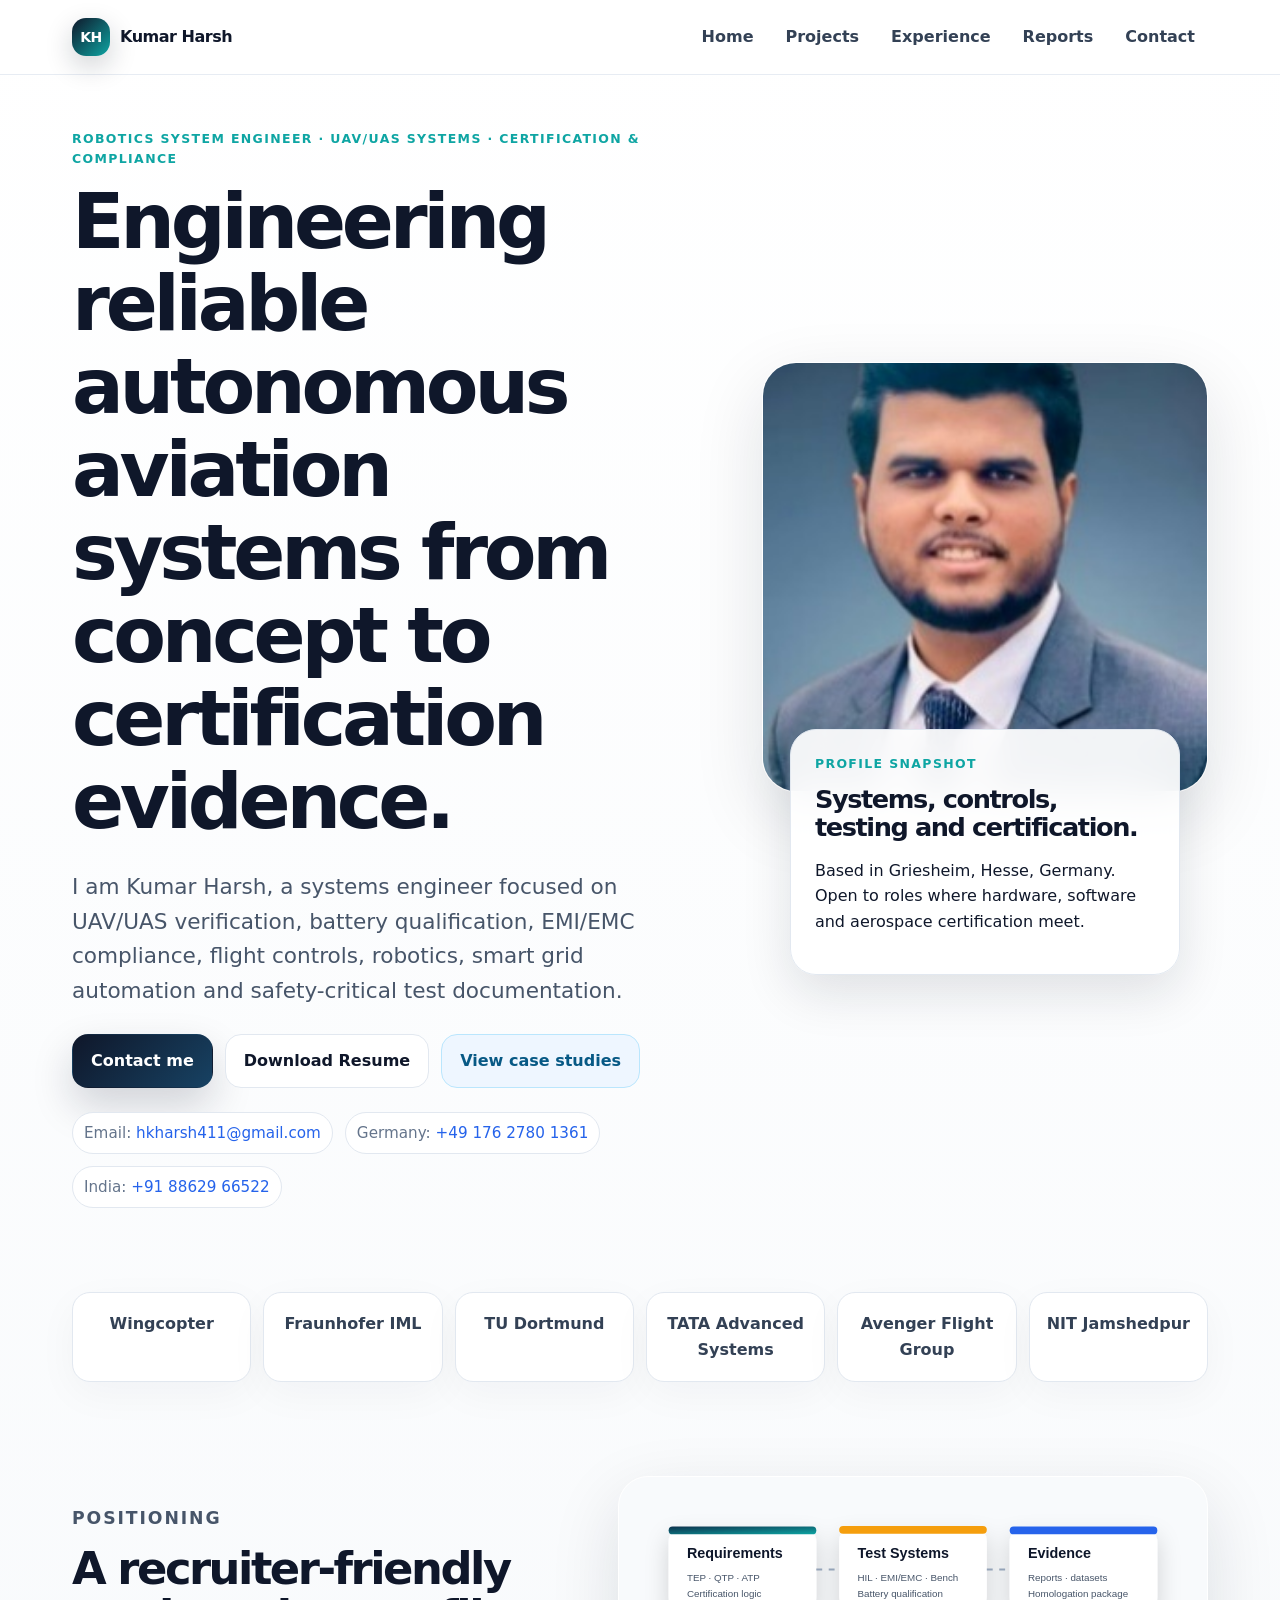
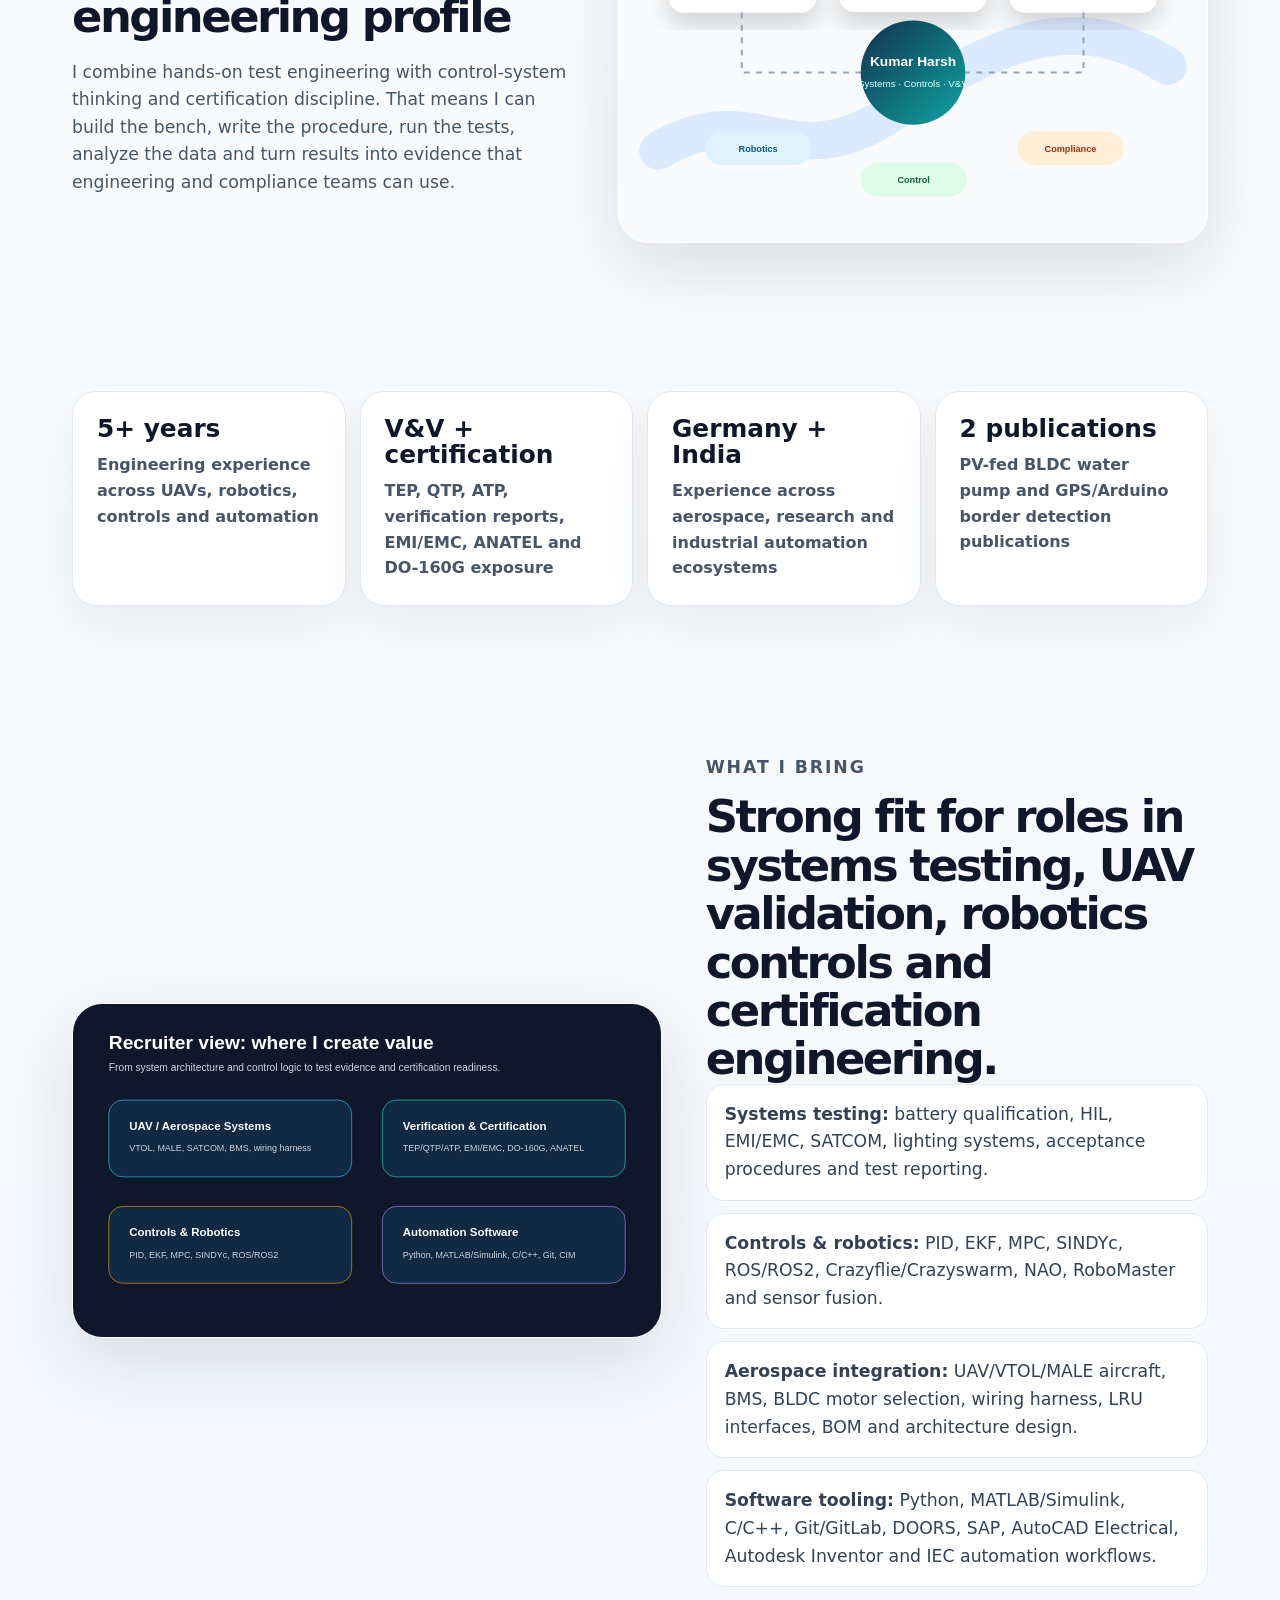
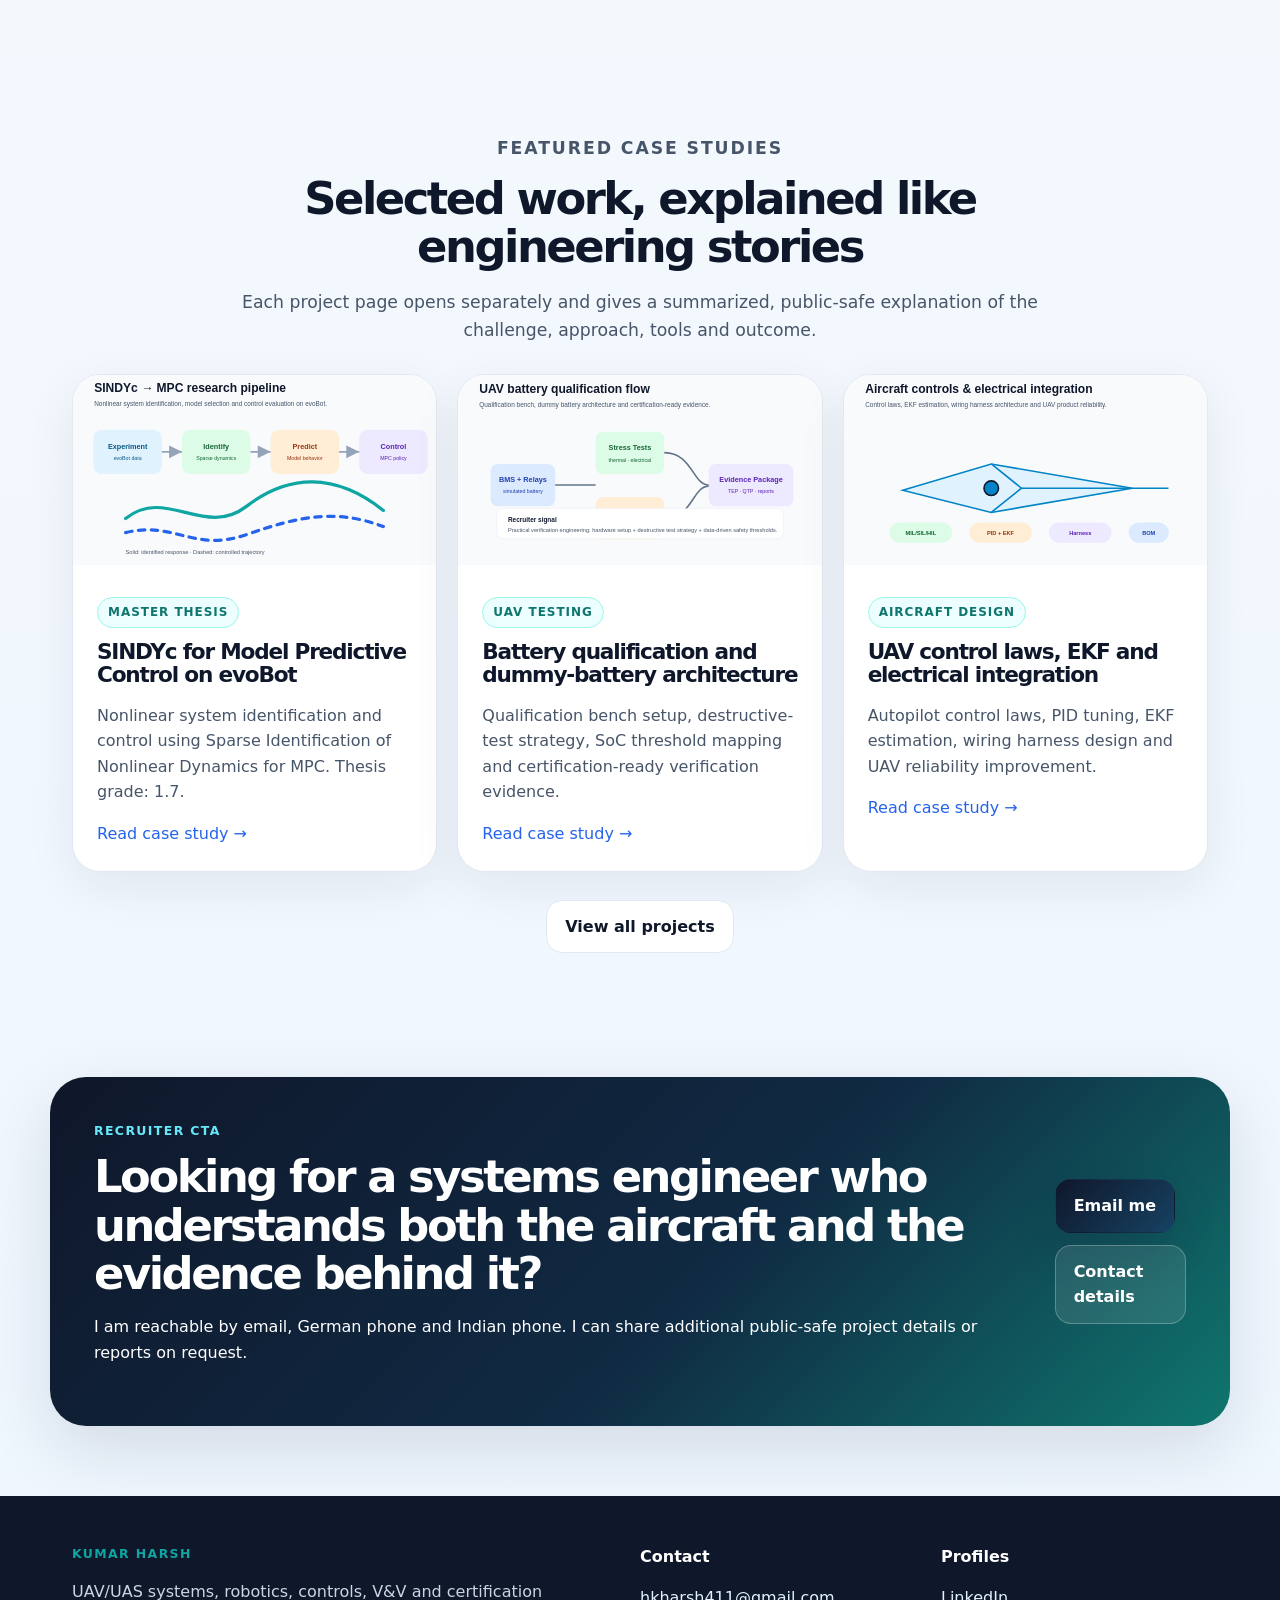
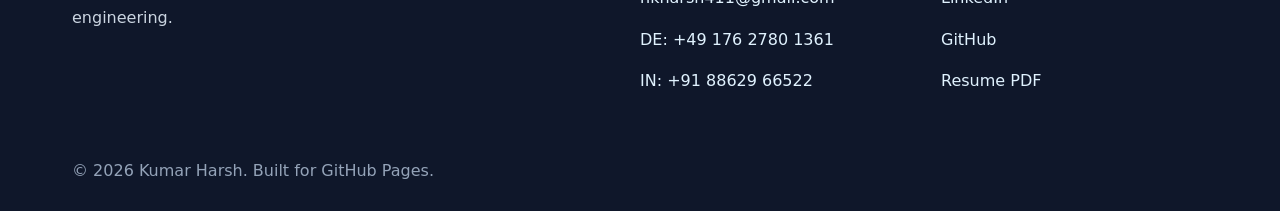
<file: index.html>
<!DOCTYPE html>
<html lang="en">
<head>
  <meta charset="utf-8" />
  <meta name="viewport" content="width=device-width, initial-scale=1" />
  <meta name="description" content="Professional portfolio of Kumar Harsh, UAV/UAS systems, robotics and certification engineer." />
  <meta name="theme-color" content="#0f172a" />
  <meta property="og:title" content="Kumar Harsh | UAV/UAS Systems, Robotics & Certification Engineer" />
  <meta property="og:description" content="Professional portfolio of Kumar Harsh, UAV/UAS systems, robotics and certification engineer." />
  <meta property="og:type" content="website" />
  <title>Kumar Harsh | UAV/UAS Systems, Robotics & Certification Engineer</title>
  <link rel="preload" href="styles.css" as="style" />
  <link rel="stylesheet" href="styles.css" />

</head>
<body>

<header class="site-header" id="top">
  <a class="skip-link" href="#main">Skip to content</a>
  <nav class="nav" aria-label="Primary navigation">
    <a class="brand" href="index.html" aria-label="Kumar Harsh home"><span class="brand-mark">KH</span><span>Kumar Harsh</span></a>
    <button class="nav-toggle" aria-expanded="false" aria-controls="nav-menu">Menu</button>
    <div class="nav-menu" id="nav-menu">
      <a href="index.html">Home</a>
      <a href="projects.html">Projects</a>
      <a href="experience.html">Experience</a>
      <a href="reports.html">Reports</a>
      <a href="contact.html">Contact</a>
    </div>
  </nav>
</header>

<main id="main">

<section class="hero section-shell">
  <div class="hero-copy reveal">
    <p class="eyebrow">Robotics System Engineer · UAV/UAS Systems · Certification &amp; Compliance</p>
    <h1>Engineering reliable autonomous aviation systems from concept to certification evidence.</h1>
    <p class="lead">I am Kumar Harsh, a systems engineer focused on UAV/UAS verification, battery qualification, EMI/EMC compliance, flight controls, robotics, smart grid automation and safety-critical test documentation.</p>
    <div class="hero-actions">
      <a class="button primary" href="contact.html">Contact me</a>
      <a class="button secondary" href="assets/resume/Kumar_Harsh_Professional_Resume.pdf" target="_blank" rel="noopener">Download Resume</a>
      <a class="button ghost" href="projects.html">View case studies</a>
    </div>
    <div class="quick-contact" aria-label="Quick contact details">
      <span>Email: <a href="mailto:hkharsh411@gmail.com">hkharsh411@gmail.com</a></span>
      <span>Germany: <a href="tel:+4917627801361">+49 176 2780 1361</a></span>
      <span>India: <a href="tel:+918862966522">+91 88629 66522</a></span>
    </div>
  </div>
  <aside class="hero-panel reveal" aria-label="Profile snapshot">
    <img class="profile-photo" src="assets/profile.jpeg" alt="Professional portrait of Kumar Harsh" />
    <div class="snapshot-card">
      <p class="eyebrow">Profile snapshot</p>
      <h2>Systems, controls, testing and certification.</h2>
      <p>Based in Griesheim, Hesse, Germany. Open to roles where hardware, software and aerospace certification meet.</p>
    </div>
  </aside>
</section>

<section class="section-shell logo-wall reveal" aria-label="Experience highlights">
  <span>Wingcopter</span><span>Fraunhofer IML</span><span>TU Dortmund</span><span>TATA Advanced Systems</span><span>Avenger Flight Group</span><span>NIT Jamshedpur</span>
</section>

<section class="section-shell split-section">
  <div class="section-heading reveal">
    <p class="eyebrow">Positioning</p>
    <h2>A recruiter-friendly engineering profile</h2>
    <p>I combine hands-on test engineering with control-system thinking and certification discipline. That means I can build the bench, write the procedure, run the tests, analyze the data and turn results into evidence that engineering and compliance teams can use.</p>
  </div>
  <img class="visual-card reveal" src="assets/graphics/hero-system.svg" alt="System diagram connecting requirements, tests, data and certification evidence" />
</section>

<section class="section-shell metrics reveal" aria-label="Career highlights">
  <article><strong>5+ years</strong><span>Engineering experience across UAVs, robotics, controls and automation</span></article>
  <article><strong>V&amp;V + certification</strong><span>TEP, QTP, ATP, verification reports, EMI/EMC, ANATEL and DO-160G exposure</span></article>
  <article><strong>Germany + India</strong><span>Experience across aerospace, research and industrial automation ecosystems</span></article>
  <article><strong>2 publications</strong><span>PV-fed BLDC water pump and GPS/Arduino border detection publications</span></article>
</section>

<section class="section-shell split-section reverse">
  <img class="visual-card reveal" src="assets/graphics/competency-matrix.svg" alt="Competency matrix for UAV systems, certification, robotics and automation software" />
  <div class="section-heading reveal">
    <p class="eyebrow">What I bring</p>
    <h2>Strong fit for roles in systems testing, UAV validation, robotics controls and certification engineering.</h2>
    <div class="stack-list">
      <p><strong>Systems testing:</strong> battery qualification, HIL, EMI/EMC, SATCOM, lighting systems, acceptance procedures and test reporting.</p>
      <p><strong>Controls &amp; robotics:</strong> PID, EKF, MPC, SINDYc, ROS/ROS2, Crazyflie/Crazyswarm, NAO, RoboMaster and sensor fusion.</p>
      <p><strong>Aerospace integration:</strong> UAV/VTOL/MALE aircraft, BMS, BLDC motor selection, wiring harness, LRU interfaces, BOM and architecture design.</p>
      <p><strong>Software tooling:</strong> Python, MATLAB/Simulink, C/C++, Git/GitLab, DOORS, SAP, AutoCAD Electrical, Autodesk Inventor and IEC automation workflows.</p>
    </div>
  </div>
</section>

<section class="section-shell">
  <div class="section-heading centered reveal">
    <p class="eyebrow">Featured case studies</p>
    <h2>Selected work, explained like engineering stories</h2>
    <p>Each project page opens separately and gives a summarized, public-safe explanation of the challenge, approach, tools and outcome.</p>
  </div>
  <div class="cards three-up">
    <article class="project-card reveal">
      <img src="assets/graphics/sindyc-pipeline.svg" alt="SINDYc and MPC pipeline graphic" />
      <div><span class="tag">Master Thesis</span><h3>SINDYc for Model Predictive Control on evoBot</h3><p>Nonlinear system identification and control using Sparse Identification of Nonlinear Dynamics for MPC. Thesis grade: 1.7.</p><a href="projects/master-thesis-sindyc-mpc.html">Read case study →</a></div>
    </article>
    <article class="project-card reveal">
      <img src="assets/graphics/battery-qualification.svg" alt="UAV battery qualification flow graphic" />
      <div><span class="tag">UAV Testing</span><h3>Battery qualification and dummy-battery architecture</h3><p>Qualification bench setup, destructive-test strategy, SoC threshold mapping and certification-ready verification evidence.</p><a href="projects/uav-battery-qualification.html">Read case study →</a></div>
    </article>
    <article class="project-card reveal">
      <img src="assets/graphics/aircraft-controls.svg" alt="Aircraft control and integration graphic" />
      <div><span class="tag">Aircraft Design</span><h3>UAV control laws, EKF and electrical integration</h3><p>Autopilot control laws, PID tuning, EKF estimation, wiring harness design and UAV reliability improvement.</p><a href="projects/aircraft-design-controls.html">Read case study →</a></div>
    </article>
  </div>
  <div class="center-actions reveal"><a class="button secondary" href="projects.html">View all projects</a></div>
</section>

<section class="section-shell cta-panel reveal">
  <div>
    <p class="eyebrow">Recruiter CTA</p>
    <h2>Looking for a systems engineer who understands both the aircraft and the evidence behind it?</h2>
    <p>I am reachable by email, German phone and Indian phone. I can share additional public-safe project details or reports on request.</p>
  </div>
  <div class="cta-actions">
    <a class="button primary" href="mailto:hkharsh411@gmail.com">Email me</a>
    <a class="button secondary" href="contact.html">Contact details</a>
  </div>
</section>

</main>

<footer class="site-footer">
  <div class="footer-grid">
    <div>
      <p class="eyebrow">Kumar Harsh</p>
      <p>UAV/UAS systems, robotics, controls, V&amp;V and certification engineering.</p>
    </div>
    <div>
      <p class="footer-title">Contact</p>
      <p><a href="mailto:hkharsh411@gmail.com">hkharsh411@gmail.com</a></p>
      <p><a href="tel:+4917627801361">DE: +49 176 2780 1361</a></p>
      <p><a href="tel:+918862966522">IN: +91 88629 66522</a></p>
    </div>
    <div>
      <p class="footer-title">Profiles</p>
      <p><a href="https://www.linkedin.com/in/hkharsh786/" target="_blank" rel="noopener">LinkedIn</a></p>
      <p><a href="https://github.com/hkharsh786" target="_blank" rel="noopener">GitHub</a></p>
      <p><a href="assets/resume/Kumar_Harsh_Professional_Resume.pdf" target="_blank" rel="noopener">Resume PDF</a></p>
    </div>
  </div>
  <p class="copyright">© <span id="year"></span> Kumar Harsh. Built for GitHub Pages.</p>
</footer>

<script src="script.js"></script>
</body>
</html>
</file>
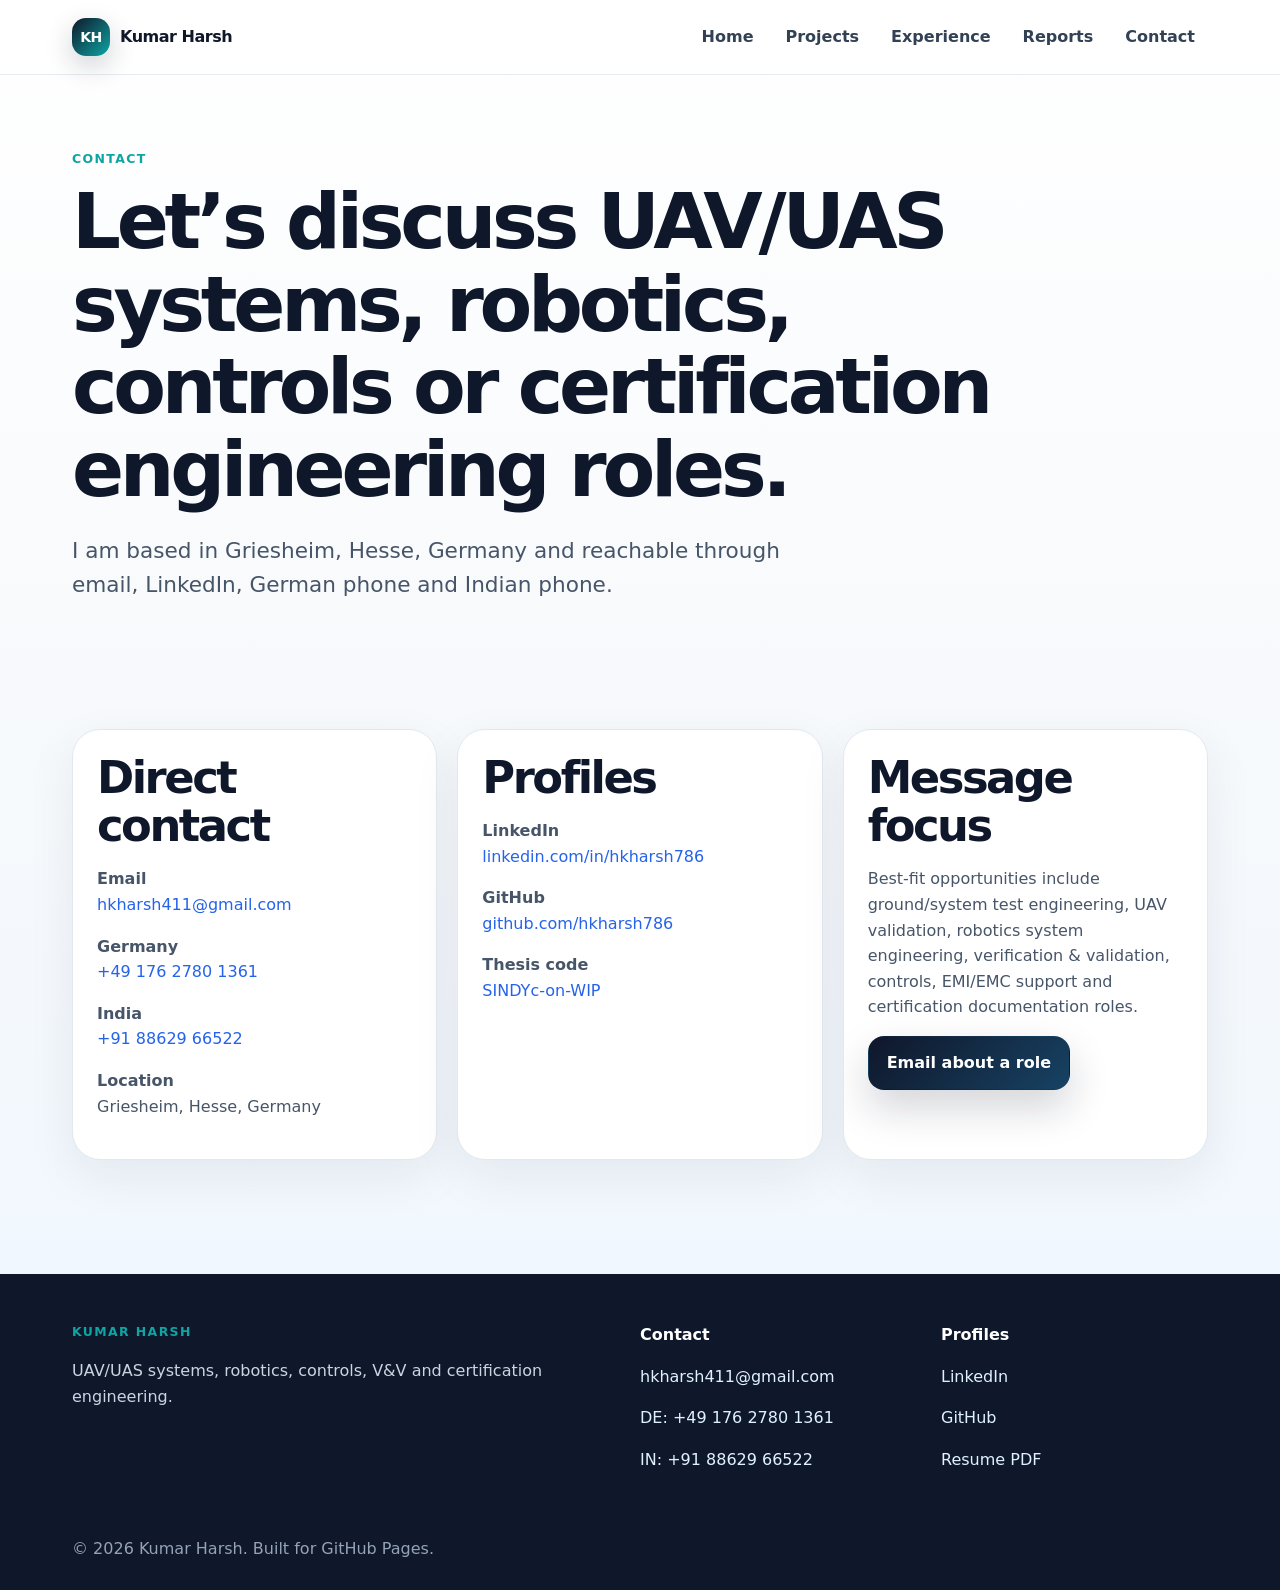
<file: contact.html>
<!DOCTYPE html>
<html lang="en">
<head>
  <meta charset="utf-8" />
  <meta name="viewport" content="width=device-width, initial-scale=1" />
  <meta name="description" content="Contact information for Kumar Harsh including German and Indian phone numbers." />
  <meta name="theme-color" content="#0f172a" />
  <meta property="og:title" content="Contact | Kumar Harsh" />
  <meta property="og:description" content="Contact information for Kumar Harsh including German and Indian phone numbers." />
  <meta property="og:type" content="website" />
  <title>Contact | Kumar Harsh</title>
  <link rel="preload" href="styles.css" as="style" />
  <link rel="stylesheet" href="styles.css" />

</head>
<body>

<header class="site-header" id="top">
  <a class="skip-link" href="#main">Skip to content</a>
  <nav class="nav" aria-label="Primary navigation">
    <a class="brand" href="index.html" aria-label="Kumar Harsh home"><span class="brand-mark">KH</span><span>Kumar Harsh</span></a>
    <button class="nav-toggle" aria-expanded="false" aria-controls="nav-menu">Menu</button>
    <div class="nav-menu" id="nav-menu">
      <a href="index.html">Home</a>
      <a href="projects.html">Projects</a>
      <a href="experience.html">Experience</a>
      <a href="reports.html">Reports</a>
      <a href="contact.html">Contact</a>
    </div>
  </nav>
</header>

<main id="main">

<section class="page-hero section-shell reveal">
  <p class="eyebrow">Contact</p>
  <h1>Let’s discuss UAV/UAS systems, robotics, controls or certification engineering roles.</h1>
  <p class="lead">I am based in Griesheim, Hesse, Germany and reachable through email, LinkedIn, German phone and Indian phone.</p>
</section>
<section class="section-shell contact-layout">
  <div class="contact-card reveal"><h2>Direct contact</h2><p><strong>Email</strong><br><a href="mailto:hkharsh411@gmail.com">hkharsh411@gmail.com</a></p><p><strong>Germany</strong><br><a href="tel:+4917627801361">+49 176 2780 1361</a></p><p><strong>India</strong><br><a href="tel:+918862966522">+91 88629 66522</a></p><p><strong>Location</strong><br>Griesheim, Hesse, Germany</p></div>
  <div class="contact-card reveal"><h2>Profiles</h2><p><strong>LinkedIn</strong><br><a href="https://www.linkedin.com/in/hkharsh786/" target="_blank" rel="noopener">linkedin.com/in/hkharsh786</a></p><p><strong>GitHub</strong><br><a href="https://github.com/hkharsh786" target="_blank" rel="noopener">github.com/hkharsh786</a></p><p><strong>Thesis code</strong><br><a href="https://github.com/hkharsh786/SINDYc-on-WIP.git" target="_blank" rel="noopener">SINDYc-on-WIP</a></p></div>
  <div class="contact-card reveal"><h2>Message focus</h2><p>Best-fit opportunities include ground/system test engineering, UAV validation, robotics system engineering, verification &amp; validation, controls, EMI/EMC support and certification documentation roles.</p><a class="button primary" href="mailto:hkharsh411@gmail.com?subject=Engineering%20Opportunity%20-%20Kumar%20Harsh">Email about a role</a></div>
</section>

</main>

<footer class="site-footer">
  <div class="footer-grid">
    <div>
      <p class="eyebrow">Kumar Harsh</p>
      <p>UAV/UAS systems, robotics, controls, V&amp;V and certification engineering.</p>
    </div>
    <div>
      <p class="footer-title">Contact</p>
      <p><a href="mailto:hkharsh411@gmail.com">hkharsh411@gmail.com</a></p>
      <p><a href="tel:+4917627801361">DE: +49 176 2780 1361</a></p>
      <p><a href="tel:+918862966522">IN: +91 88629 66522</a></p>
    </div>
    <div>
      <p class="footer-title">Profiles</p>
      <p><a href="https://www.linkedin.com/in/hkharsh786/" target="_blank" rel="noopener">LinkedIn</a></p>
      <p><a href="https://github.com/hkharsh786" target="_blank" rel="noopener">GitHub</a></p>
      <p><a href="assets/resume/Kumar_Harsh_Professional_Resume.pdf" target="_blank" rel="noopener">Resume PDF</a></p>
    </div>
  </div>
  <p class="copyright">© <span id="year"></span> Kumar Harsh. Built for GitHub Pages.</p>
</footer>

<script src="script.js"></script>
</body>
</html>
</file>
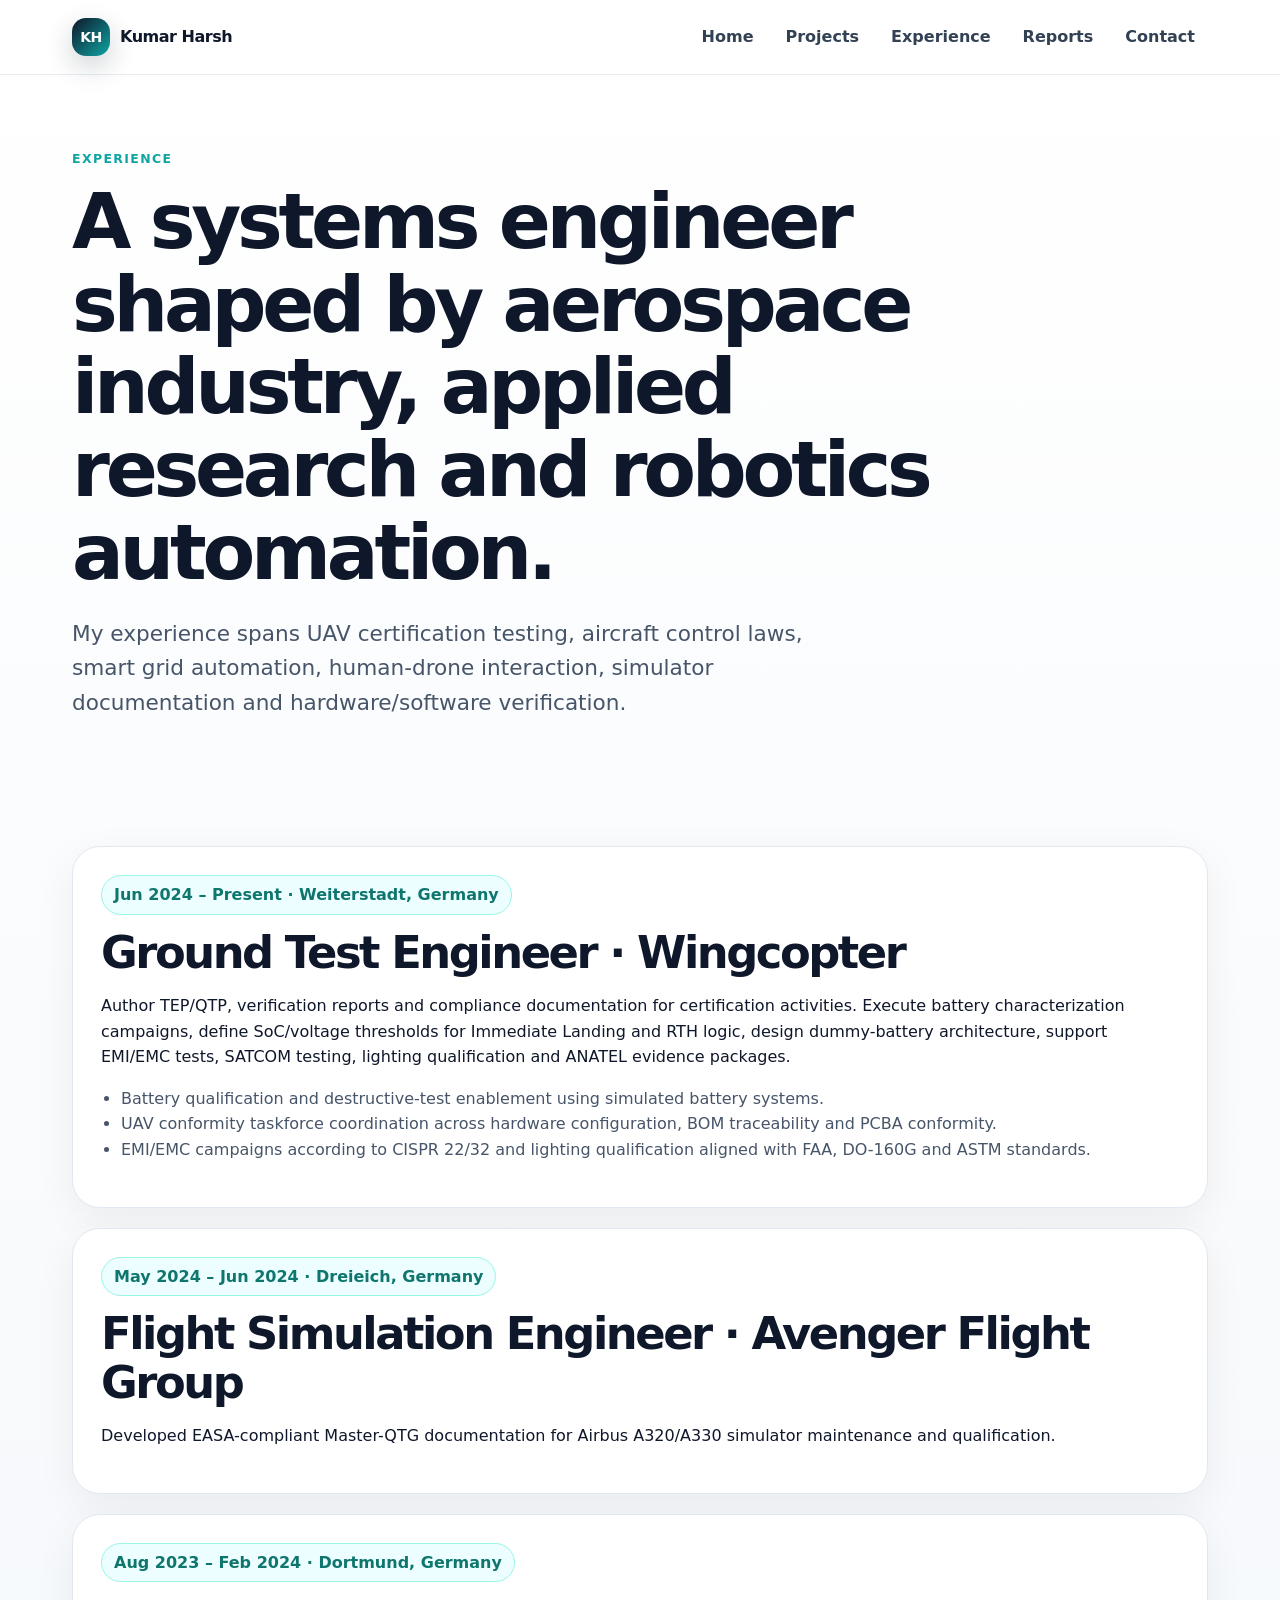
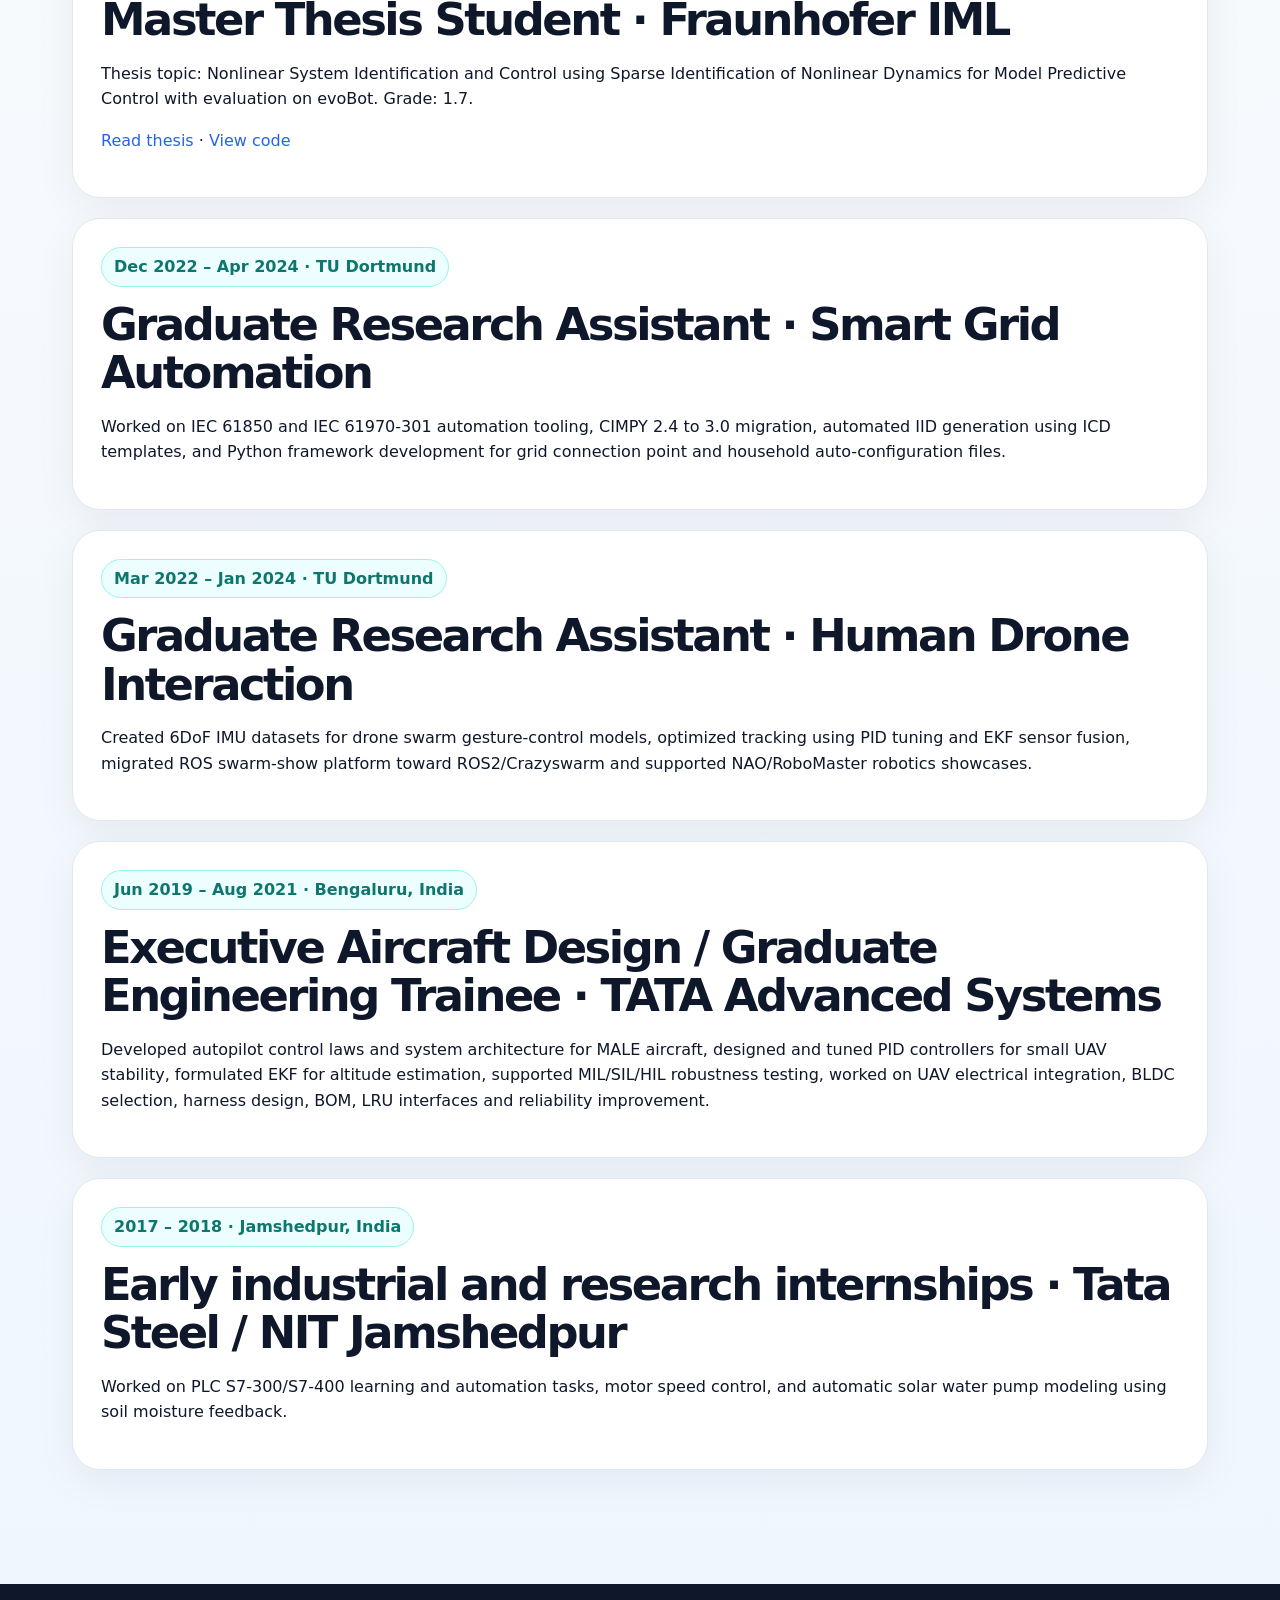
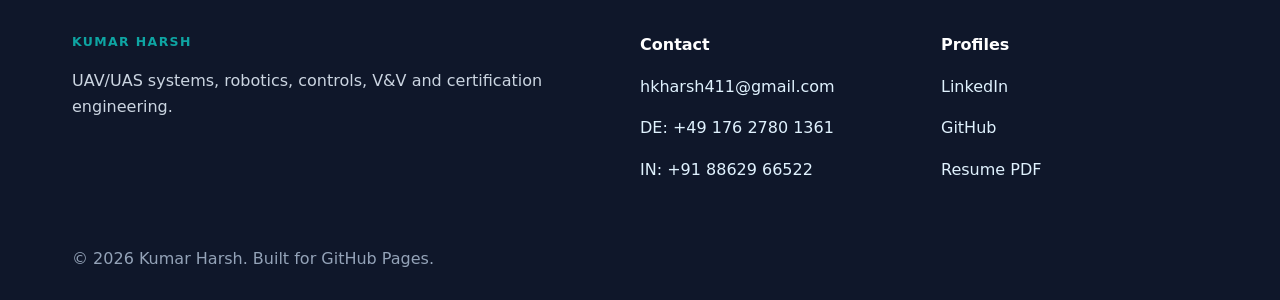
<file: experience.html>
<!DOCTYPE html>
<html lang="en">
<head>
  <meta charset="utf-8" />
  <meta name="viewport" content="width=device-width, initial-scale=1" />
  <meta name="description" content="Career experience of Kumar Harsh in UAV/UAS systems, controls, robotics and certification." />
  <meta name="theme-color" content="#0f172a" />
  <meta property="og:title" content="Experience | Kumar Harsh" />
  <meta property="og:description" content="Career experience of Kumar Harsh in UAV/UAS systems, controls, robotics and certification." />
  <meta property="og:type" content="website" />
  <title>Experience | Kumar Harsh</title>
  <link rel="preload" href="styles.css" as="style" />
  <link rel="stylesheet" href="styles.css" />

</head>
<body>

<header class="site-header" id="top">
  <a class="skip-link" href="#main">Skip to content</a>
  <nav class="nav" aria-label="Primary navigation">
    <a class="brand" href="index.html" aria-label="Kumar Harsh home"><span class="brand-mark">KH</span><span>Kumar Harsh</span></a>
    <button class="nav-toggle" aria-expanded="false" aria-controls="nav-menu">Menu</button>
    <div class="nav-menu" id="nav-menu">
      <a href="index.html">Home</a>
      <a href="projects.html">Projects</a>
      <a href="experience.html">Experience</a>
      <a href="reports.html">Reports</a>
      <a href="contact.html">Contact</a>
    </div>
  </nav>
</header>

<main id="main">

<section class="page-hero section-shell reveal">
  <p class="eyebrow">Experience</p>
  <h1>A systems engineer shaped by aerospace industry, applied research and robotics automation.</h1>
  <p class="lead">My experience spans UAV certification testing, aircraft control laws, smart grid automation, human-drone interaction, simulator documentation and hardware/software verification.</p>
</section>
<section class="section-shell timeline detailed-timeline">
  <article class="reveal"><span class="date">Jun 2024 – Present · Weiterstadt, Germany</span><h2>Ground Test Engineer · Wingcopter</h2><p>Author TEP/QTP, verification reports and compliance documentation for certification activities. Execute battery characterization campaigns, define SoC/voltage thresholds for Immediate Landing and RTH logic, design dummy-battery architecture, support EMI/EMC tests, SATCOM testing, lighting qualification and ANATEL evidence packages.</p><ul><li>Battery qualification and destructive-test enablement using simulated battery systems.</li><li>UAV conformity taskforce coordination across hardware configuration, BOM traceability and PCBA conformity.</li><li>EMI/EMC campaigns according to CISPR 22/32 and lighting qualification aligned with FAA, DO-160G and ASTM standards.</li></ul></article>
  <article class="reveal"><span class="date">May 2024 – Jun 2024 · Dreieich, Germany</span><h2>Flight Simulation Engineer · Avenger Flight Group</h2><p>Developed EASA-compliant Master-QTG documentation for Airbus A320/A330 simulator maintenance and qualification.</p></article>
  <article class="reveal"><span class="date">Aug 2023 – Feb 2024 · Dortmund, Germany</span><h2>Master Thesis Student · Fraunhofer IML</h2><p>Thesis topic: Nonlinear System Identification and Control using Sparse Identification of Nonlinear Dynamics for Model Predictive Control with evaluation on evoBot. Grade: 1.7.</p><p><a href="https://tu-dortmund.sciebo.de/s/qjEty9YHvae8zrC" target="_blank" rel="noopener">Read thesis</a> · <a href="https://github.com/hkharsh786/SINDYc-on-WIP.git" target="_blank" rel="noopener">View code</a></p></article>
  <article class="reveal"><span class="date">Dec 2022 – Apr 2024 · TU Dortmund</span><h2>Graduate Research Assistant · Smart Grid Automation</h2><p>Worked on IEC 61850 and IEC 61970-301 automation tooling, CIMPY 2.4 to 3.0 migration, automated IID generation using ICD templates, and Python framework development for grid connection point and household auto-configuration files.</p></article>
  <article class="reveal"><span class="date">Mar 2022 – Jan 2024 · TU Dortmund</span><h2>Graduate Research Assistant · Human Drone Interaction</h2><p>Created 6DoF IMU datasets for drone swarm gesture-control models, optimized tracking using PID tuning and EKF sensor fusion, migrated ROS swarm-show platform toward ROS2/Crazyswarm and supported NAO/RoboMaster robotics showcases.</p></article>
  <article class="reveal"><span class="date">Jun 2019 – Aug 2021 · Bengaluru, India</span><h2>Executive Aircraft Design / Graduate Engineering Trainee · TATA Advanced Systems</h2><p>Developed autopilot control laws and system architecture for MALE aircraft, designed and tuned PID controllers for small UAV stability, formulated EKF for altitude estimation, supported MIL/SIL/HIL robustness testing, worked on UAV electrical integration, BLDC selection, harness design, BOM, LRU interfaces and reliability improvement.</p></article>
  <article class="reveal"><span class="date">2017 – 2018 · Jamshedpur, India</span><h2>Early industrial and research internships · Tata Steel / NIT Jamshedpur</h2><p>Worked on PLC S7-300/S7-400 learning and automation tasks, motor speed control, and automatic solar water pump modeling using soil moisture feedback.</p></article>
</section>

</main>

<footer class="site-footer">
  <div class="footer-grid">
    <div>
      <p class="eyebrow">Kumar Harsh</p>
      <p>UAV/UAS systems, robotics, controls, V&amp;V and certification engineering.</p>
    </div>
    <div>
      <p class="footer-title">Contact</p>
      <p><a href="mailto:hkharsh411@gmail.com">hkharsh411@gmail.com</a></p>
      <p><a href="tel:+4917627801361">DE: +49 176 2780 1361</a></p>
      <p><a href="tel:+918862966522">IN: +91 88629 66522</a></p>
    </div>
    <div>
      <p class="footer-title">Profiles</p>
      <p><a href="https://www.linkedin.com/in/hkharsh786/" target="_blank" rel="noopener">LinkedIn</a></p>
      <p><a href="https://github.com/hkharsh786" target="_blank" rel="noopener">GitHub</a></p>
      <p><a href="assets/resume/Kumar_Harsh_Professional_Resume.pdf" target="_blank" rel="noopener">Resume PDF</a></p>
    </div>
  </div>
  <p class="copyright">© <span id="year"></span> Kumar Harsh. Built for GitHub Pages.</p>
</footer>

<script src="script.js"></script>
</body>
</html>
</file>
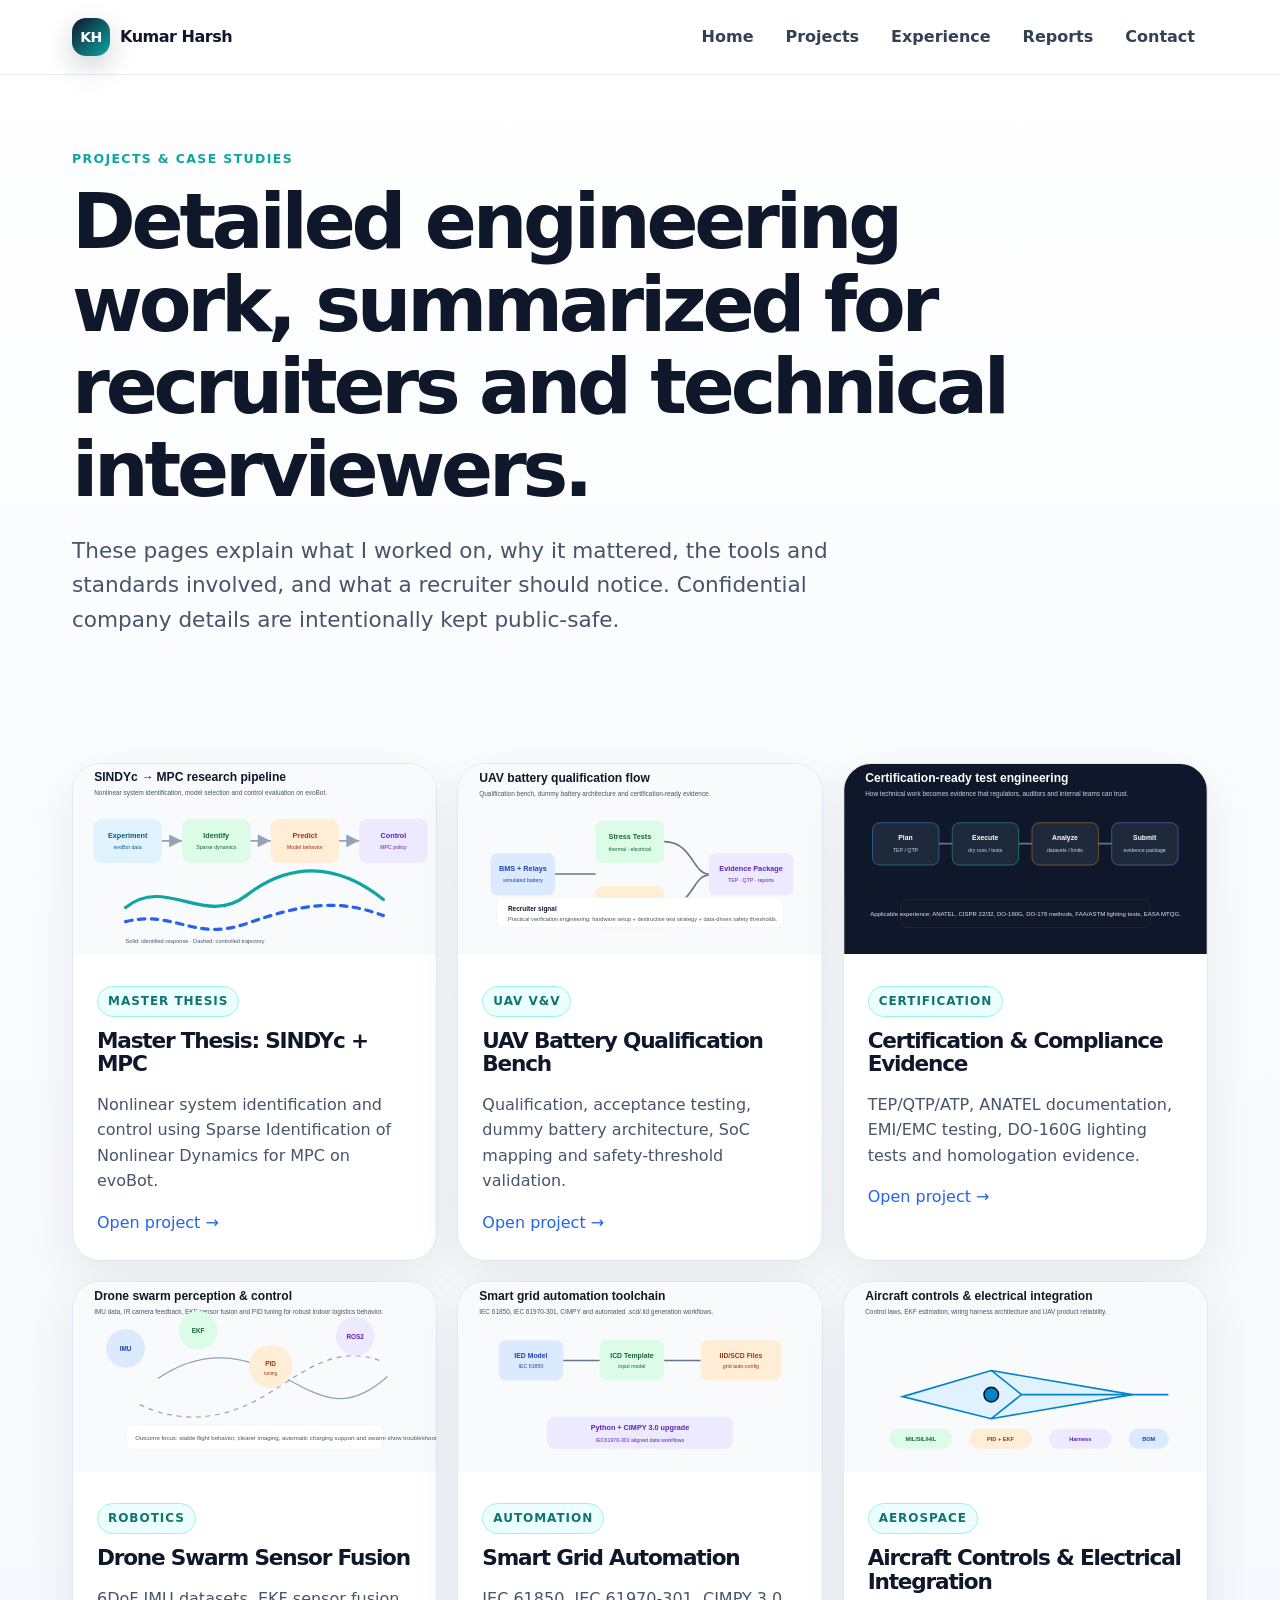
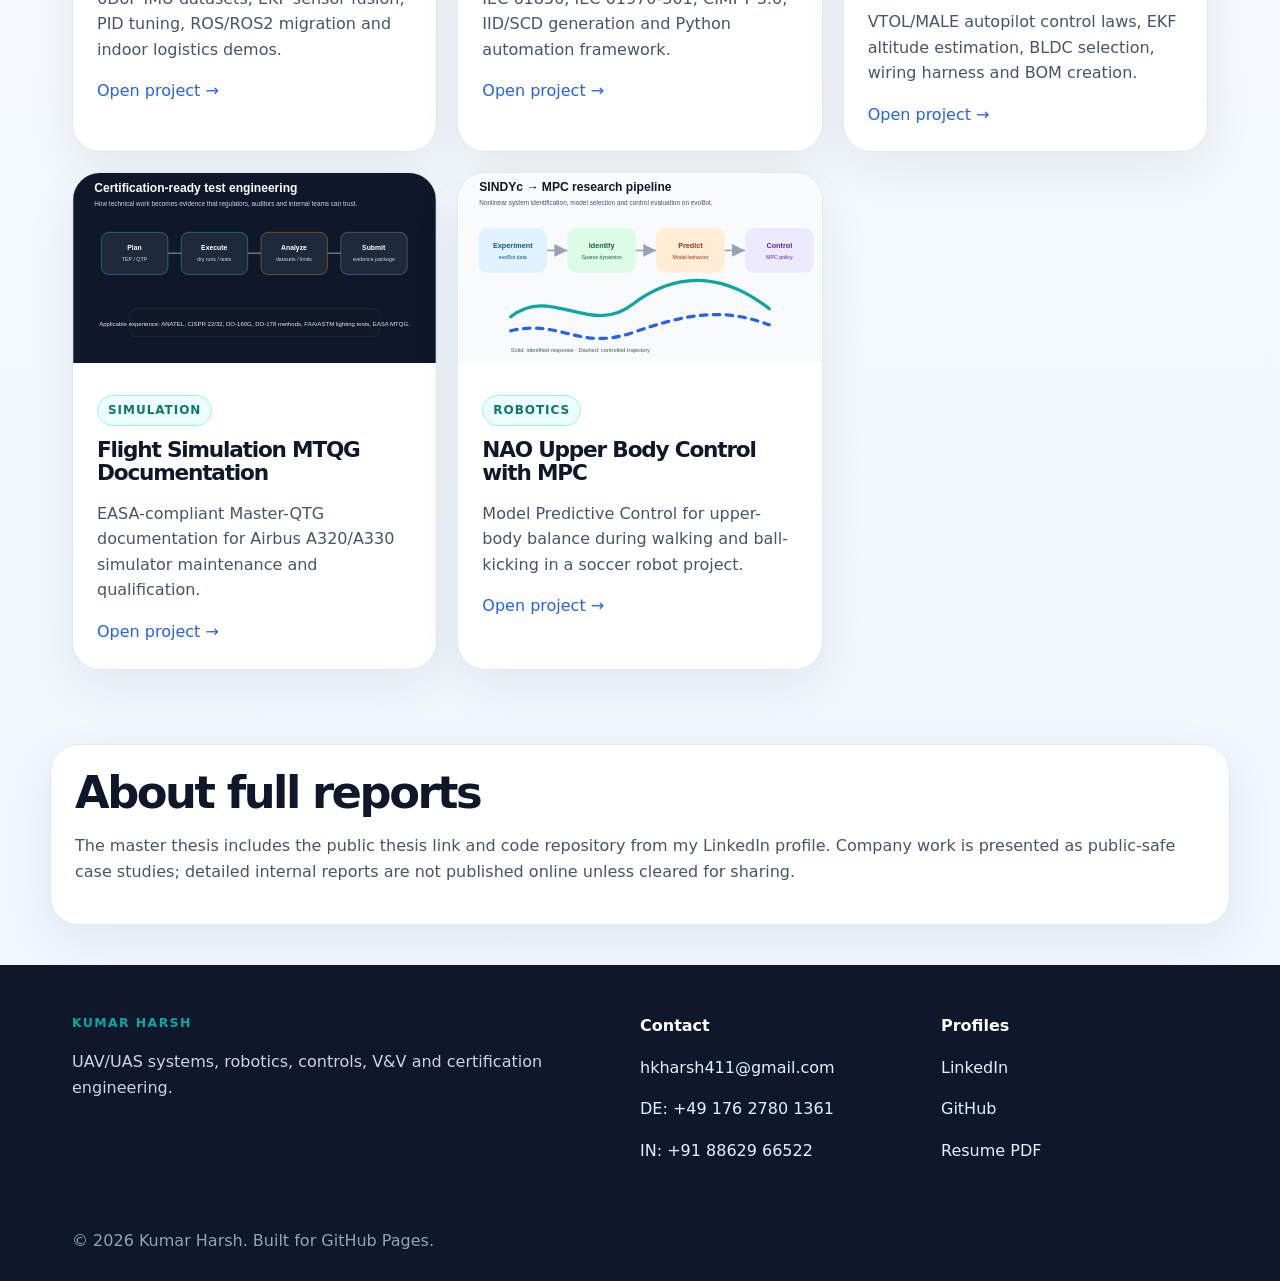
<file: projects.html>
<!DOCTYPE html>
<html lang="en">
<head>
  <meta charset="utf-8" />
  <meta name="viewport" content="width=device-width, initial-scale=1" />
  <meta name="description" content="Detailed engineering project pages for Kumar Harsh." />
  <meta name="theme-color" content="#0f172a" />
  <meta property="og:title" content="Projects | Kumar Harsh" />
  <meta property="og:description" content="Detailed engineering project pages for Kumar Harsh." />
  <meta property="og:type" content="website" />
  <title>Projects | Kumar Harsh</title>
  <link rel="preload" href="styles.css" as="style" />
  <link rel="stylesheet" href="styles.css" />

</head>
<body>

<header class="site-header" id="top">
  <a class="skip-link" href="#main">Skip to content</a>
  <nav class="nav" aria-label="Primary navigation">
    <a class="brand" href="index.html" aria-label="Kumar Harsh home"><span class="brand-mark">KH</span><span>Kumar Harsh</span></a>
    <button class="nav-toggle" aria-expanded="false" aria-controls="nav-menu">Menu</button>
    <div class="nav-menu" id="nav-menu">
      <a href="index.html">Home</a>
      <a href="projects.html">Projects</a>
      <a href="experience.html">Experience</a>
      <a href="reports.html">Reports</a>
      <a href="contact.html">Contact</a>
    </div>
  </nav>
</header>

<main id="main">

<section class="page-hero section-shell reveal">
  <p class="eyebrow">Projects &amp; case studies</p>
  <h1>Detailed engineering work, summarized for recruiters and technical interviewers.</h1>
  <p class="lead">These pages explain what I worked on, why it mattered, the tools and standards involved, and what a recruiter should notice. Confidential company details are intentionally kept public-safe.</p>
</section>
<section class="section-shell"><div class="cards three-up">
<article class="project-card reveal">
  <img src="assets/graphics/sindyc-pipeline.svg" alt="Graphic for Master Thesis: SINDYc + MPC" />
  <div><span class="tag">Master Thesis</span><h3>Master Thesis: SINDYc + MPC</h3><p>Nonlinear system identification and control using Sparse Identification of Nonlinear Dynamics for MPC on evoBot.</p><a href="projects/master-thesis-sindyc-mpc.html">Open project →</a></div>
</article>

<article class="project-card reveal">
  <img src="assets/graphics/battery-qualification.svg" alt="Graphic for UAV Battery Qualification Bench" />
  <div><span class="tag">UAV V&V</span><h3>UAV Battery Qualification Bench</h3><p>Qualification, acceptance testing, dummy battery architecture, SoC mapping and safety-threshold validation.</p><a href="projects/uav-battery-qualification.html">Open project →</a></div>
</article>

<article class="project-card reveal">
  <img src="assets/graphics/certification-flow.svg" alt="Graphic for Certification & Compliance Evidence" />
  <div><span class="tag">Certification</span><h3>Certification & Compliance Evidence</h3><p>TEP/QTP/ATP, ANATEL documentation, EMI/EMC testing, DO-160G lighting tests and homologation evidence.</p><a href="projects/certification-compliance.html">Open project →</a></div>
</article>

<article class="project-card reveal">
  <img src="assets/graphics/drone-fusion.svg" alt="Graphic for Drone Swarm Sensor Fusion" />
  <div><span class="tag">Robotics</span><h3>Drone Swarm Sensor Fusion</h3><p>6DoF IMU datasets, EKF sensor fusion, PID tuning, ROS/ROS2 migration and indoor logistics demos.</p><a href="projects/drone-swarm-sensor-fusion.html">Open project →</a></div>
</article>

<article class="project-card reveal">
  <img src="assets/graphics/smart-grid.svg" alt="Graphic for Smart Grid Automation" />
  <div><span class="tag">Automation</span><h3>Smart Grid Automation</h3><p>IEC 61850, IEC 61970-301, CIMPY 3.0, IID/SCD generation and Python automation framework.</p><a href="projects/smart-grid-automation.html">Open project →</a></div>
</article>

<article class="project-card reveal">
  <img src="assets/graphics/aircraft-controls.svg" alt="Graphic for Aircraft Controls & Electrical Integration" />
  <div><span class="tag">Aerospace</span><h3>Aircraft Controls & Electrical Integration</h3><p>VTOL/MALE autopilot control laws, EKF altitude estimation, BLDC selection, wiring harness and BOM creation.</p><a href="projects/aircraft-design-controls.html">Open project →</a></div>
</article>

<article class="project-card reveal">
  <img src="assets/graphics/certification-flow.svg" alt="Graphic for Flight Simulation MTQG Documentation" />
  <div><span class="tag">Simulation</span><h3>Flight Simulation MTQG Documentation</h3><p>EASA-compliant Master-QTG documentation for Airbus A320/A330 simulator maintenance and qualification.</p><a href="projects/flight-simulation-mtqg.html">Open project →</a></div>
</article>

<article class="project-card reveal">
  <img src="assets/graphics/sindyc-pipeline.svg" alt="Graphic for NAO Upper Body Control with MPC" />
  <div><span class="tag">Robotics</span><h3>NAO Upper Body Control with MPC</h3><p>Model Predictive Control for upper-body balance during walking and ball-kicking in a soccer robot project.</p><a href="projects/nao-upper-body-control.html">Open project →</a></div>
</article></div></section>
<section class="section-shell info-note reveal"><h2>About full reports</h2><p>The master thesis includes the public thesis link and code repository from my LinkedIn profile. Company work is presented as public-safe case studies; detailed internal reports are not published online unless cleared for sharing.</p></section>

</main>

<footer class="site-footer">
  <div class="footer-grid">
    <div>
      <p class="eyebrow">Kumar Harsh</p>
      <p>UAV/UAS systems, robotics, controls, V&amp;V and certification engineering.</p>
    </div>
    <div>
      <p class="footer-title">Contact</p>
      <p><a href="mailto:hkharsh411@gmail.com">hkharsh411@gmail.com</a></p>
      <p><a href="tel:+4917627801361">DE: +49 176 2780 1361</a></p>
      <p><a href="tel:+918862966522">IN: +91 88629 66522</a></p>
    </div>
    <div>
      <p class="footer-title">Profiles</p>
      <p><a href="https://www.linkedin.com/in/hkharsh786/" target="_blank" rel="noopener">LinkedIn</a></p>
      <p><a href="https://github.com/hkharsh786" target="_blank" rel="noopener">GitHub</a></p>
      <p><a href="assets/resume/Kumar_Harsh_Professional_Resume.pdf" target="_blank" rel="noopener">Resume PDF</a></p>
    </div>
  </div>
  <p class="copyright">© <span id="year"></span> Kumar Harsh. Built for GitHub Pages.</p>
</footer>

<script src="script.js"></script>
</body>
</html>
</file>
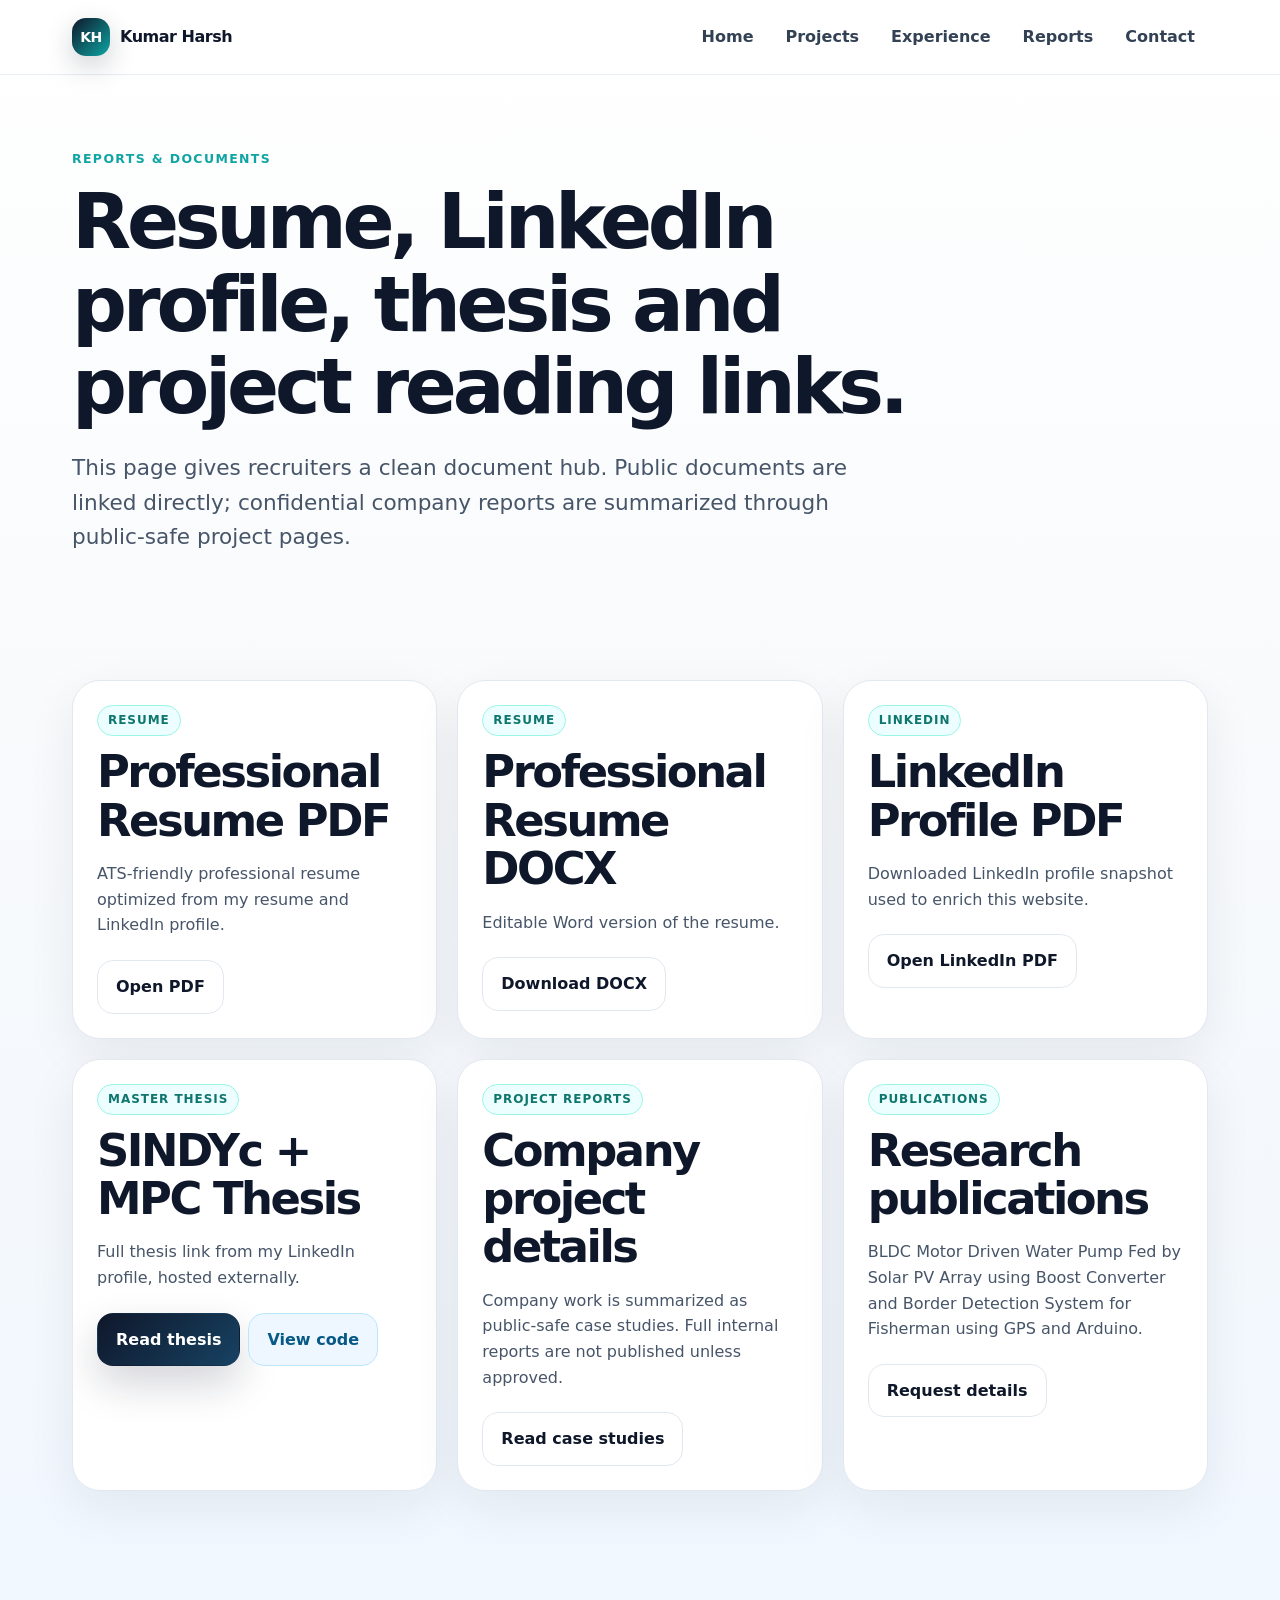
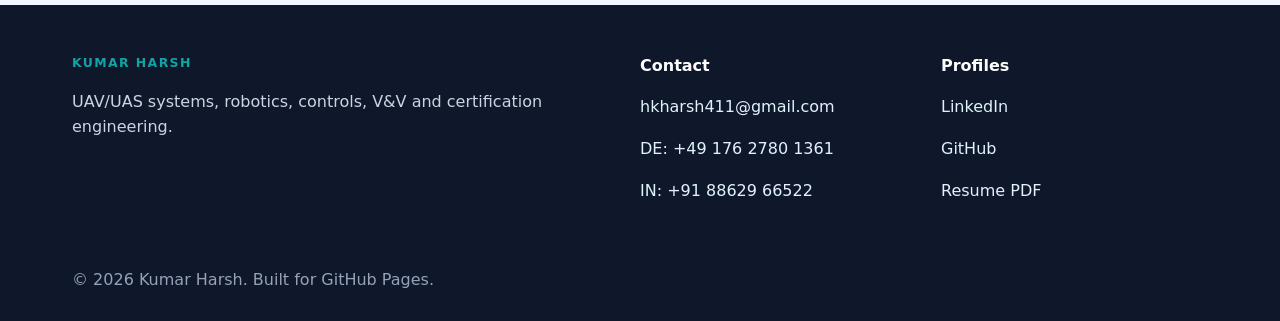
<file: reports.html>
<!DOCTYPE html>
<html lang="en">
<head>
  <meta charset="utf-8" />
  <meta name="viewport" content="width=device-width, initial-scale=1" />
  <meta name="description" content="Document hub for Kumar Harsh resume, LinkedIn PDF, thesis, code and project case studies." />
  <meta name="theme-color" content="#0f172a" />
  <meta property="og:title" content="Reports | Kumar Harsh" />
  <meta property="og:description" content="Document hub for Kumar Harsh resume, LinkedIn PDF, thesis, code and project case studies." />
  <meta property="og:type" content="website" />
  <title>Reports | Kumar Harsh</title>
  <link rel="preload" href="styles.css" as="style" />
  <link rel="stylesheet" href="styles.css" />

</head>
<body>

<header class="site-header" id="top">
  <a class="skip-link" href="#main">Skip to content</a>
  <nav class="nav" aria-label="Primary navigation">
    <a class="brand" href="index.html" aria-label="Kumar Harsh home"><span class="brand-mark">KH</span><span>Kumar Harsh</span></a>
    <button class="nav-toggle" aria-expanded="false" aria-controls="nav-menu">Menu</button>
    <div class="nav-menu" id="nav-menu">
      <a href="index.html">Home</a>
      <a href="projects.html">Projects</a>
      <a href="experience.html">Experience</a>
      <a href="reports.html">Reports</a>
      <a href="contact.html">Contact</a>
    </div>
  </nav>
</header>

<main id="main">

<section class="page-hero section-shell reveal">
  <p class="eyebrow">Reports &amp; documents</p>
  <h1>Resume, LinkedIn profile, thesis and project reading links.</h1>
  <p class="lead">This page gives recruiters a clean document hub. Public documents are linked directly; confidential company reports are summarized through public-safe project pages.</p>
</section>
<section class="section-shell document-grid">
  <article class="document-card reveal"><span class="tag">Resume</span><h2>Professional Resume PDF</h2><p>ATS-friendly professional resume optimized from my resume and LinkedIn profile.</p><a class="button secondary" href="assets/resume/Kumar_Harsh_Professional_Resume.pdf" target="_blank" rel="noopener">Open PDF</a></article>
  <article class="document-card reveal"><span class="tag">Resume</span><h2>Professional Resume DOCX</h2><p>Editable Word version of the resume.</p><a class="button secondary" href="assets/resume/Kumar_Harsh_Professional_Resume.docx">Download DOCX</a></article>
  <article class="document-card reveal"><span class="tag">LinkedIn</span><h2>LinkedIn Profile PDF</h2><p>Downloaded LinkedIn profile snapshot used to enrich this website.</p><a class="button secondary" href="assets/resume/Kumar_Harsh_LinkedIn_Profile.pdf" target="_blank" rel="noopener">Open LinkedIn PDF</a></article>
  <article class="document-card reveal"><span class="tag">Master Thesis</span><h2>SINDYc + MPC Thesis</h2><p>Full thesis link from my LinkedIn profile, hosted externally.</p><a class="button primary" href="https://tu-dortmund.sciebo.de/s/qjEty9YHvae8zrC" target="_blank" rel="noopener">Read thesis</a><a class="button ghost" href="https://github.com/hkharsh786/SINDYc-on-WIP.git" target="_blank" rel="noopener">View code</a></article>
  <article class="document-card reveal"><span class="tag">Project Reports</span><h2>Company project details</h2><p>Company work is summarized as public-safe case studies. Full internal reports are not published unless approved.</p><a class="button secondary" href="projects.html">Read case studies</a></article>
  <article class="document-card reveal"><span class="tag">Publications</span><h2>Research publications</h2><p>BLDC Motor Driven Water Pump Fed by Solar PV Array using Boost Converter and Border Detection System for Fisherman using GPS and Arduino.</p><a class="button secondary" href="contact.html">Request details</a></article>
</section>

</main>

<footer class="site-footer">
  <div class="footer-grid">
    <div>
      <p class="eyebrow">Kumar Harsh</p>
      <p>UAV/UAS systems, robotics, controls, V&amp;V and certification engineering.</p>
    </div>
    <div>
      <p class="footer-title">Contact</p>
      <p><a href="mailto:hkharsh411@gmail.com">hkharsh411@gmail.com</a></p>
      <p><a href="tel:+4917627801361">DE: +49 176 2780 1361</a></p>
      <p><a href="tel:+918862966522">IN: +91 88629 66522</a></p>
    </div>
    <div>
      <p class="footer-title">Profiles</p>
      <p><a href="https://www.linkedin.com/in/hkharsh786/" target="_blank" rel="noopener">LinkedIn</a></p>
      <p><a href="https://github.com/hkharsh786" target="_blank" rel="noopener">GitHub</a></p>
      <p><a href="assets/resume/Kumar_Harsh_Professional_Resume.pdf" target="_blank" rel="noopener">Resume PDF</a></p>
    </div>
  </div>
  <p class="copyright">© <span id="year"></span> Kumar Harsh. Built for GitHub Pages.</p>
</footer>

<script src="script.js"></script>
</body>
</html>
</file>
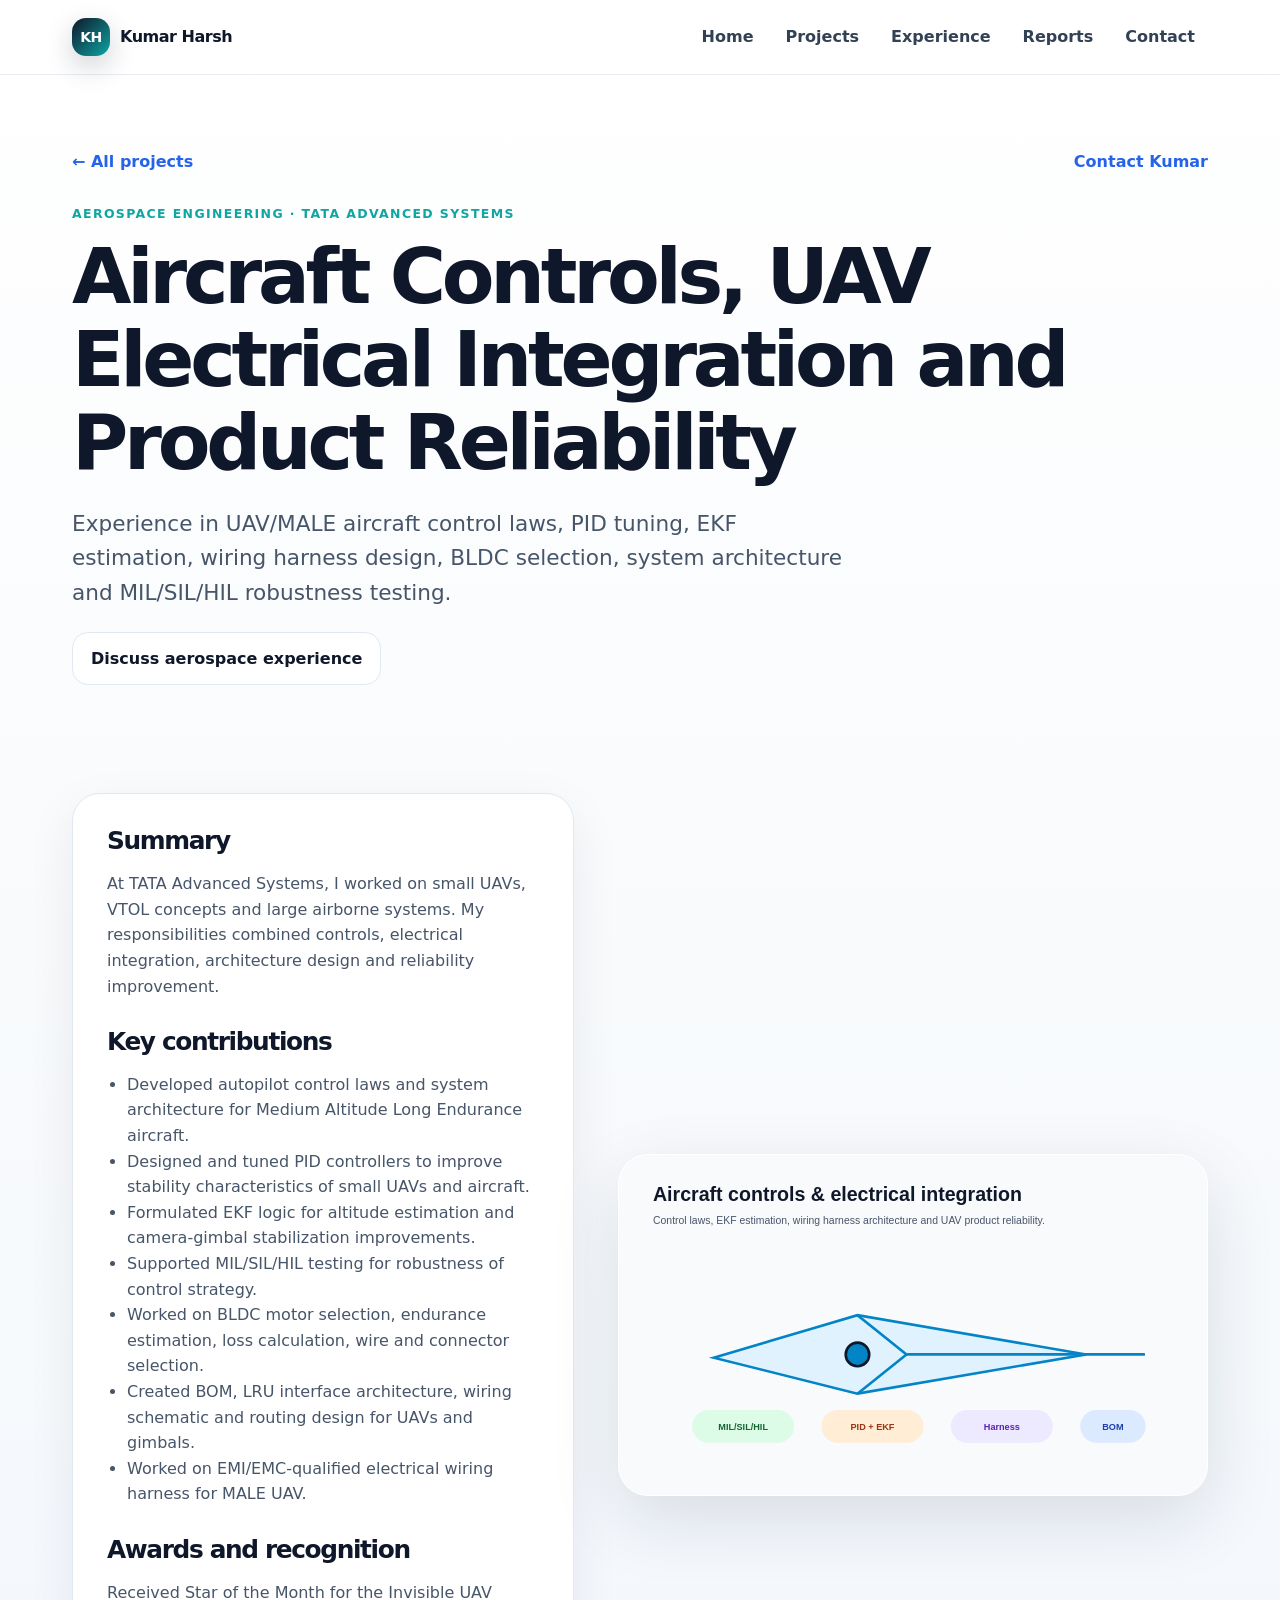
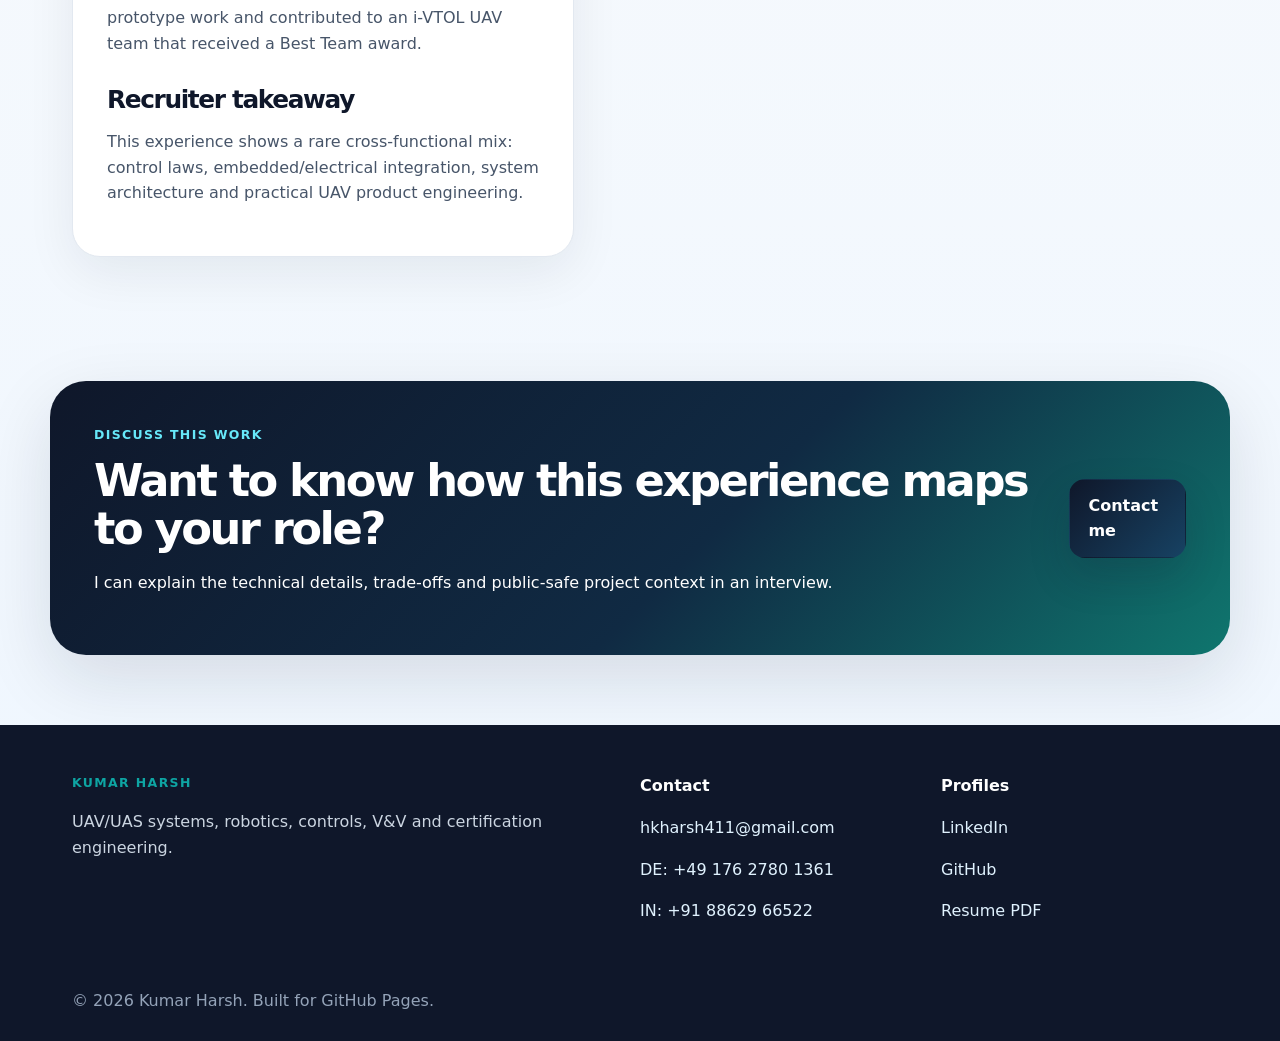
<file: projects/aircraft-design-controls.html>
<!DOCTYPE html>
<html lang="en">
<head>
  <meta charset="utf-8" />
  <meta name="viewport" content="width=device-width, initial-scale=1" />
  <meta name="description" content="Experience in UAV/MALE aircraft control laws, PID tuning, EKF estimation, wiring harness design, BLDC selection, system architecture and MIL/SIL/HIL robustness testing." />
  <meta name="theme-color" content="#0f172a" />
  <meta property="og:title" content="Aircraft Controls, UAV Electrical Integration and Product Reliability | Kumar Harsh" />
  <meta property="og:description" content="Experience in UAV/MALE aircraft control laws, PID tuning, EKF estimation, wiring harness design, BLDC selection, system architecture and MIL/SIL/HIL robustness testing." />
  <meta property="og:type" content="website" />
  <title>Aircraft Controls, UAV Electrical Integration and Product Reliability | Kumar Harsh</title>
  <link rel="preload" href="../styles.css" as="style" />
  <link rel="stylesheet" href="../styles.css" />

</head>
<body>

<header class="site-header" id="top">
  <a class="skip-link" href="#main">Skip to content</a>
  <nav class="nav" aria-label="Primary navigation">
    <a class="brand" href="../index.html" aria-label="Kumar Harsh home"><span class="brand-mark">KH</span><span>Kumar Harsh</span></a>
    <button class="nav-toggle" aria-expanded="false" aria-controls="nav-menu">Menu</button>
    <div class="nav-menu" id="nav-menu">
      <a href="../index.html">Home</a>
      <a href="../projects.html">Projects</a>
      <a href="../experience.html">Experience</a>
      <a href="../reports.html">Reports</a>
      <a href="../contact.html">Contact</a>
    </div>
  </nav>
</header>

<main id="main">

<section class="project-hero section-shell reveal">

<nav class="project-nav" aria-label="Project navigation"><a href="../projects.html">← All projects</a><a href="../contact.html">Contact Kumar</a></nav>

  <p class="eyebrow">Aerospace Engineering · TATA Advanced Systems</p>
  <h1>Aircraft Controls, UAV Electrical Integration and Product Reliability</h1>
  <p class="lead">Experience in UAV/MALE aircraft control laws, PID tuning, EKF estimation, wiring harness design, BLDC selection, system architecture and MIL/SIL/HIL robustness testing.</p>
  <div class="project-actions"><a class='button secondary' href='../contact.html'>Discuss aerospace experience</a></div>
</section>
<section class="section-shell split-section">
  <div class="case-study reveal">
    <h2>Summary</h2><p>At TATA Advanced Systems, I worked on small UAVs, VTOL concepts and large airborne systems. My responsibilities combined controls, electrical integration, architecture design and reliability improvement.</p>
    <h2>Key contributions</h2><ul><li>Developed autopilot control laws and system architecture for Medium Altitude Long Endurance aircraft.</li><li>Designed and tuned PID controllers to improve stability characteristics of small UAVs and aircraft.</li><li>Formulated EKF logic for altitude estimation and camera-gimbal stabilization improvements.</li><li>Supported MIL/SIL/HIL testing for robustness of control strategy.</li><li>Worked on BLDC motor selection, endurance estimation, loss calculation, wire and connector selection.</li><li>Created BOM, LRU interface architecture, wiring schematic and routing design for UAVs and gimbals.</li><li>Worked on EMI/EMC-qualified electrical wiring harness for MALE UAV.</li></ul>
    <h2>Awards and recognition</h2><p>Received Star of the Month for the Invisible UAV prototype work and contributed to an i-VTOL UAV team that received a Best Team award.</p>
    <h2>Recruiter takeaway</h2><p>This experience shows a rare cross-functional mix: control laws, embedded/electrical integration, system architecture and practical UAV product engineering.</p>
    </div>
  <img class="visual-card sticky-visual reveal" src="../assets/graphics/aircraft-controls.svg" alt="Graphic for Aircraft Controls, UAV Electrical Integration and Product Reliability" />
</section>
<section class="section-shell cta-panel reveal"><div><p class="eyebrow">Discuss this work</p><h2>Want to know how this experience maps to your role?</h2><p>I can explain the technical details, trade-offs and public-safe project context in an interview.</p></div><a class="button primary" href="../contact.html">Contact me</a></section>

</main>

<footer class="site-footer">
  <div class="footer-grid">
    <div>
      <p class="eyebrow">Kumar Harsh</p>
      <p>UAV/UAS systems, robotics, controls, V&amp;V and certification engineering.</p>
    </div>
    <div>
      <p class="footer-title">Contact</p>
      <p><a href="mailto:hkharsh411@gmail.com">hkharsh411@gmail.com</a></p>
      <p><a href="tel:+4917627801361">DE: +49 176 2780 1361</a></p>
      <p><a href="tel:+918862966522">IN: +91 88629 66522</a></p>
    </div>
    <div>
      <p class="footer-title">Profiles</p>
      <p><a href="https://www.linkedin.com/in/hkharsh786/" target="_blank" rel="noopener">LinkedIn</a></p>
      <p><a href="https://github.com/hkharsh786" target="_blank" rel="noopener">GitHub</a></p>
      <p><a href="../assets/resume/Kumar_Harsh_Professional_Resume.pdf" target="_blank" rel="noopener">Resume PDF</a></p>
    </div>
  </div>
  <p class="copyright">© <span id="year"></span> Kumar Harsh. Built for GitHub Pages.</p>
</footer>

<script src="../script.js"></script>
</body>
</html>
</file>
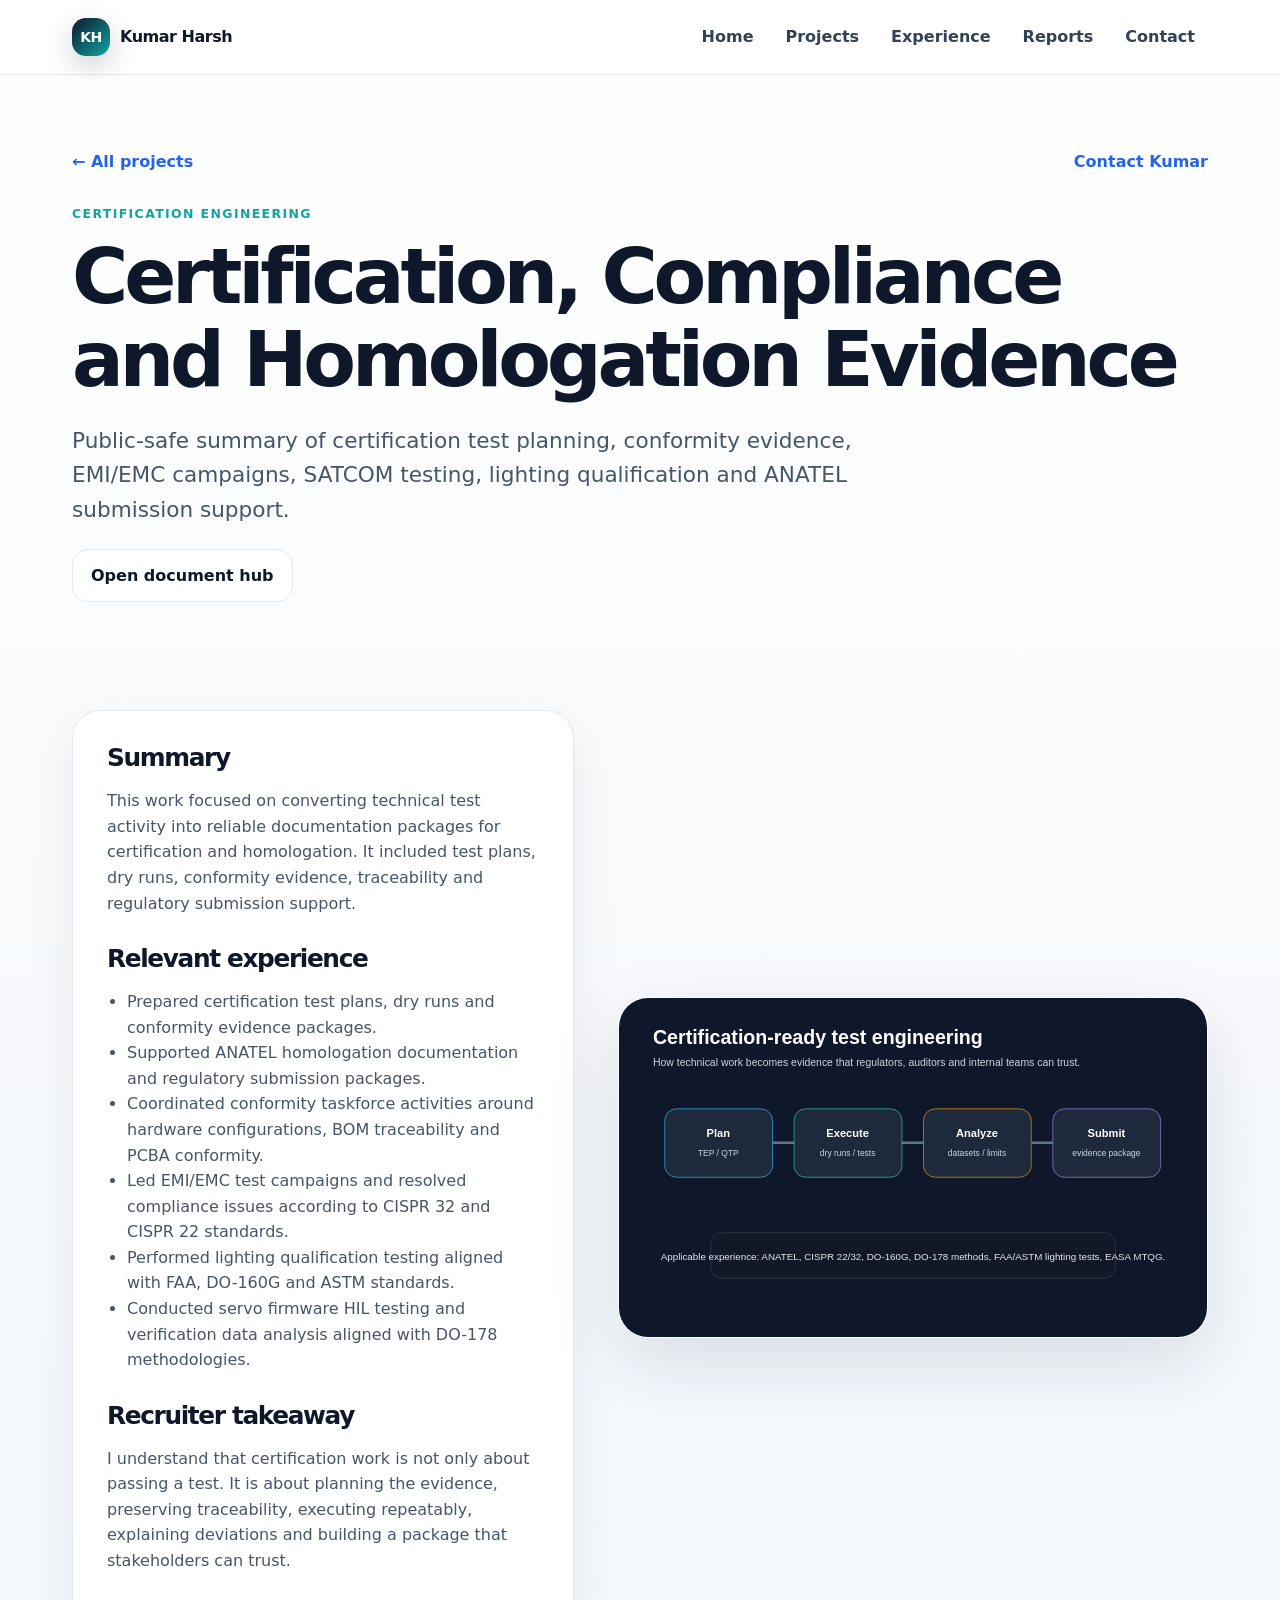
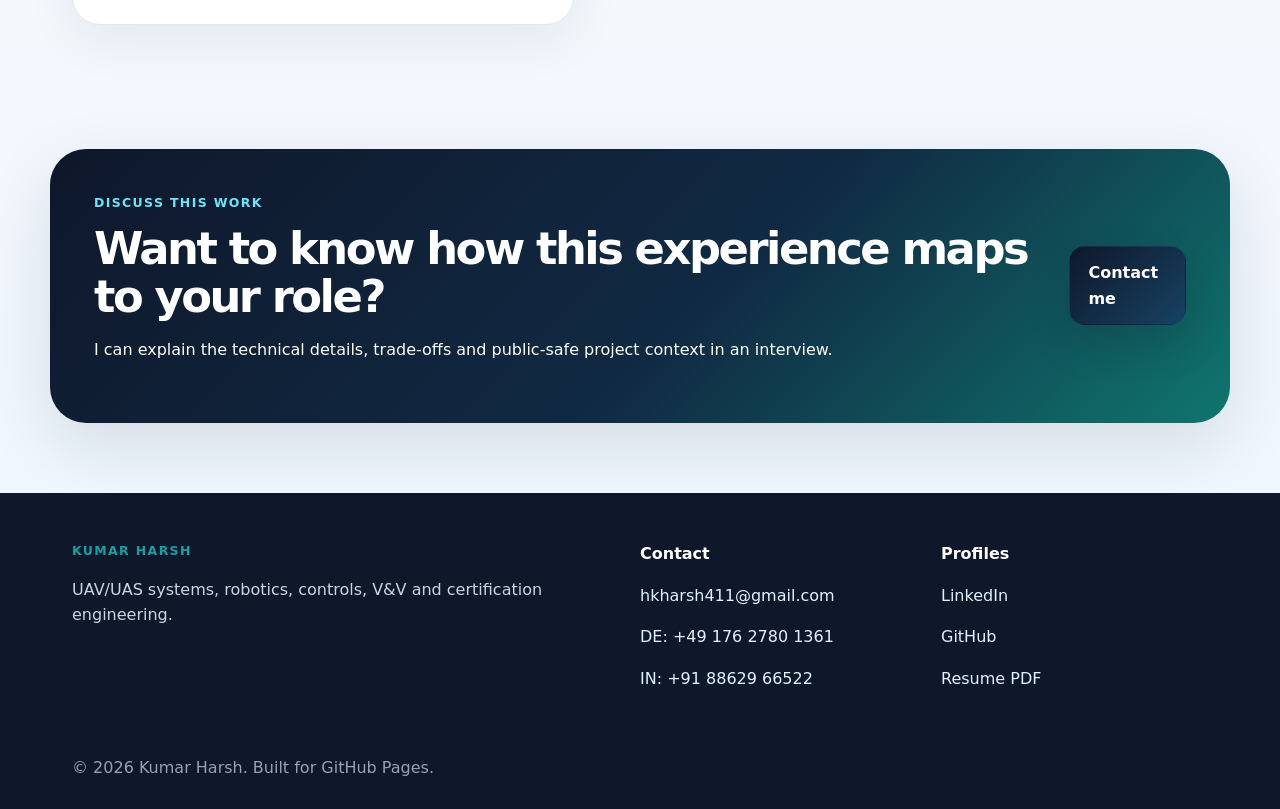
<file: projects/certification-compliance.html>
<!DOCTYPE html>
<html lang="en">
<head>
  <meta charset="utf-8" />
  <meta name="viewport" content="width=device-width, initial-scale=1" />
  <meta name="description" content="Public-safe summary of certification test planning, conformity evidence, EMI/EMC campaigns, SATCOM testing, lighting qualification and ANATEL submission support." />
  <meta name="theme-color" content="#0f172a" />
  <meta property="og:title" content="Certification, Compliance and Homologation Evidence | Kumar Harsh" />
  <meta property="og:description" content="Public-safe summary of certification test planning, conformity evidence, EMI/EMC campaigns, SATCOM testing, lighting qualification and ANATEL submission support." />
  <meta property="og:type" content="website" />
  <title>Certification, Compliance and Homologation Evidence | Kumar Harsh</title>
  <link rel="preload" href="../styles.css" as="style" />
  <link rel="stylesheet" href="../styles.css" />

</head>
<body>

<header class="site-header" id="top">
  <a class="skip-link" href="#main">Skip to content</a>
  <nav class="nav" aria-label="Primary navigation">
    <a class="brand" href="../index.html" aria-label="Kumar Harsh home"><span class="brand-mark">KH</span><span>Kumar Harsh</span></a>
    <button class="nav-toggle" aria-expanded="false" aria-controls="nav-menu">Menu</button>
    <div class="nav-menu" id="nav-menu">
      <a href="../index.html">Home</a>
      <a href="../projects.html">Projects</a>
      <a href="../experience.html">Experience</a>
      <a href="../reports.html">Reports</a>
      <a href="../contact.html">Contact</a>
    </div>
  </nav>
</header>

<main id="main">

<section class="project-hero section-shell reveal">

<nav class="project-nav" aria-label="Project navigation"><a href="../projects.html">← All projects</a><a href="../contact.html">Contact Kumar</a></nav>

  <p class="eyebrow">Certification Engineering</p>
  <h1>Certification, Compliance and Homologation Evidence</h1>
  <p class="lead">Public-safe summary of certification test planning, conformity evidence, EMI/EMC campaigns, SATCOM testing, lighting qualification and ANATEL submission support.</p>
  <div class="project-actions"><a class='button secondary' href='../reports.html'>Open document hub</a></div>
</section>
<section class="section-shell split-section">
  <div class="case-study reveal">
    <h2>Summary</h2><p>This work focused on converting technical test activity into reliable documentation packages for certification and homologation. It included test plans, dry runs, conformity evidence, traceability and regulatory submission support.</p>
    <h2>Relevant experience</h2><ul><li>Prepared certification test plans, dry runs and conformity evidence packages.</li><li>Supported ANATEL homologation documentation and regulatory submission packages.</li><li>Coordinated conformity taskforce activities around hardware configurations, BOM traceability and PCBA conformity.</li><li>Led EMI/EMC test campaigns and resolved compliance issues according to CISPR 32 and CISPR 22 standards.</li><li>Performed lighting qualification testing aligned with FAA, DO-160G and ASTM standards.</li><li>Conducted servo firmware HIL testing and verification data analysis aligned with DO-178 methodologies.</li></ul>
    <h2>Recruiter takeaway</h2><p>I understand that certification work is not only about passing a test. It is about planning the evidence, preserving traceability, executing repeatably, explaining deviations and building a package that stakeholders can trust.</p>
    </div>
  <img class="visual-card sticky-visual reveal" src="../assets/graphics/certification-flow.svg" alt="Graphic for Certification, Compliance and Homologation Evidence" />
</section>
<section class="section-shell cta-panel reveal"><div><p class="eyebrow">Discuss this work</p><h2>Want to know how this experience maps to your role?</h2><p>I can explain the technical details, trade-offs and public-safe project context in an interview.</p></div><a class="button primary" href="../contact.html">Contact me</a></section>

</main>

<footer class="site-footer">
  <div class="footer-grid">
    <div>
      <p class="eyebrow">Kumar Harsh</p>
      <p>UAV/UAS systems, robotics, controls, V&amp;V and certification engineering.</p>
    </div>
    <div>
      <p class="footer-title">Contact</p>
      <p><a href="mailto:hkharsh411@gmail.com">hkharsh411@gmail.com</a></p>
      <p><a href="tel:+4917627801361">DE: +49 176 2780 1361</a></p>
      <p><a href="tel:+918862966522">IN: +91 88629 66522</a></p>
    </div>
    <div>
      <p class="footer-title">Profiles</p>
      <p><a href="https://www.linkedin.com/in/hkharsh786/" target="_blank" rel="noopener">LinkedIn</a></p>
      <p><a href="https://github.com/hkharsh786" target="_blank" rel="noopener">GitHub</a></p>
      <p><a href="../assets/resume/Kumar_Harsh_Professional_Resume.pdf" target="_blank" rel="noopener">Resume PDF</a></p>
    </div>
  </div>
  <p class="copyright">© <span id="year"></span> Kumar Harsh. Built for GitHub Pages.</p>
</footer>

<script src="../script.js"></script>
</body>
</html>
</file>
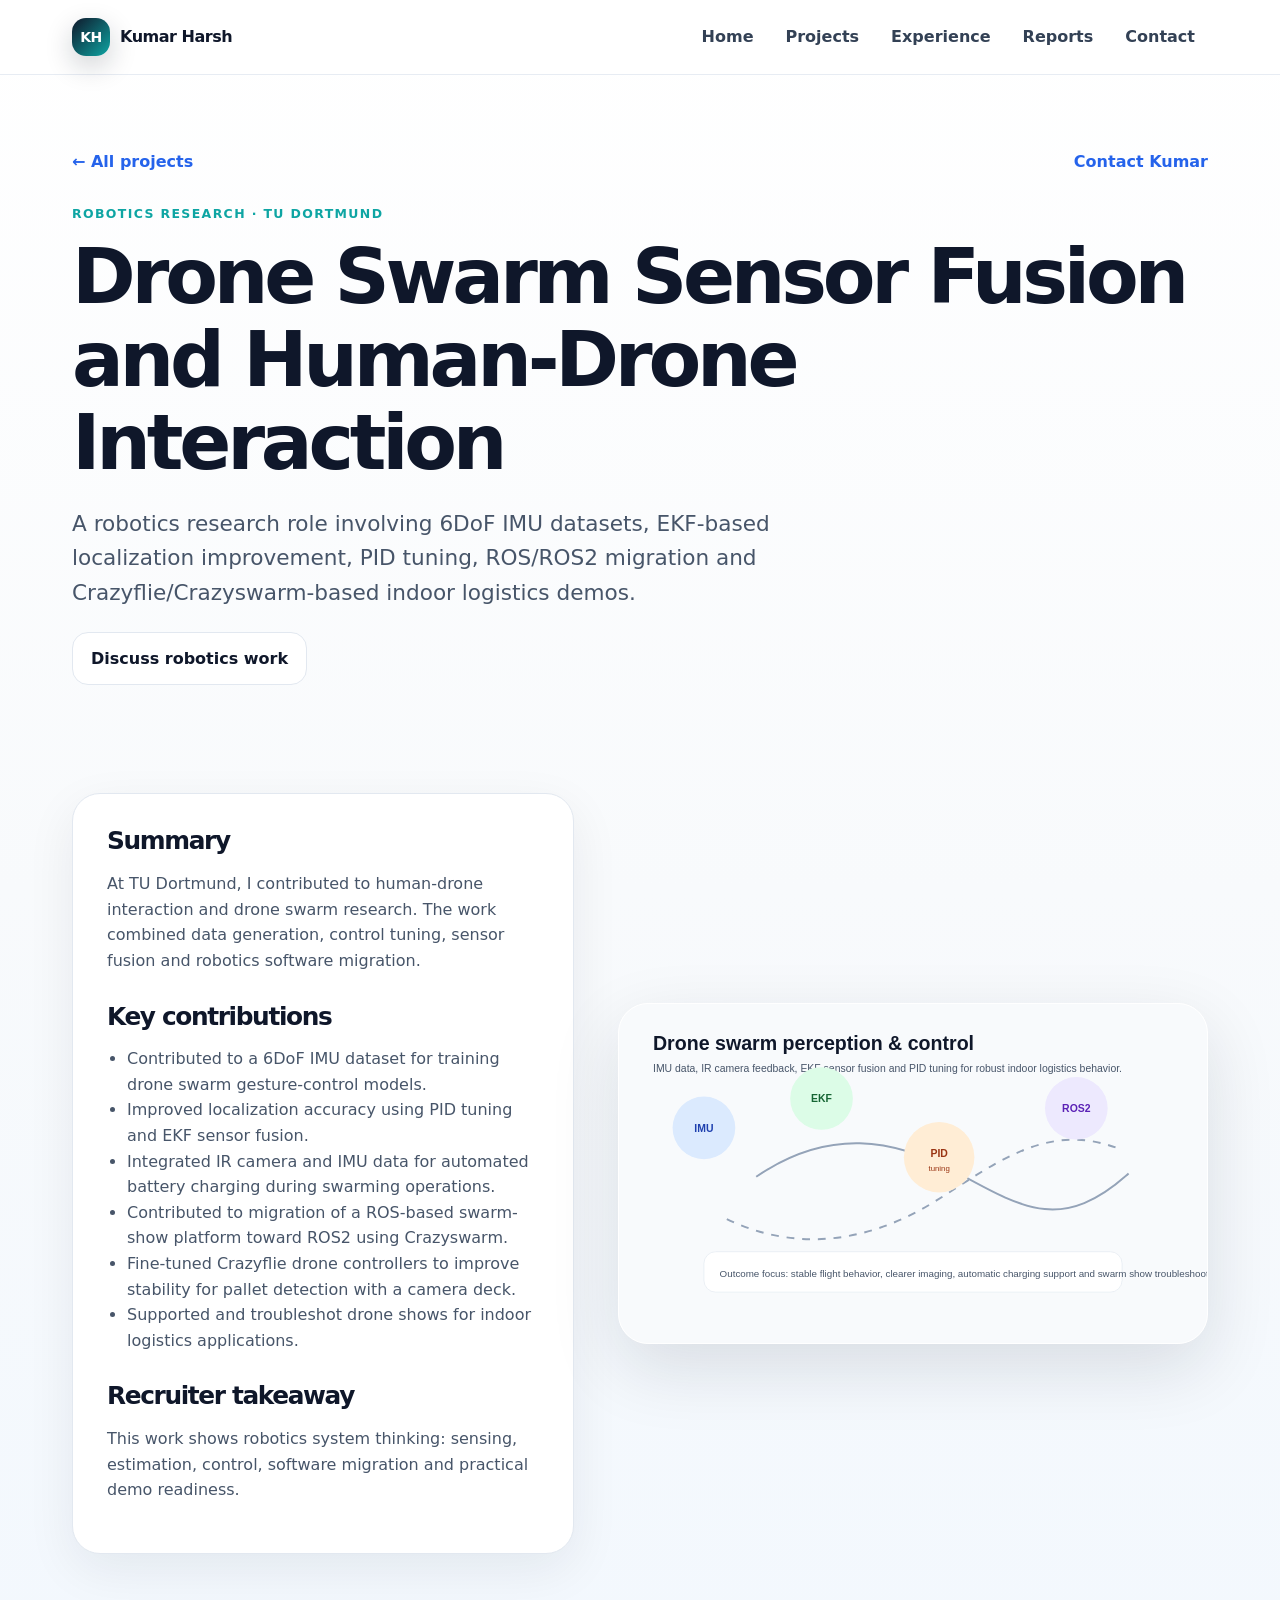
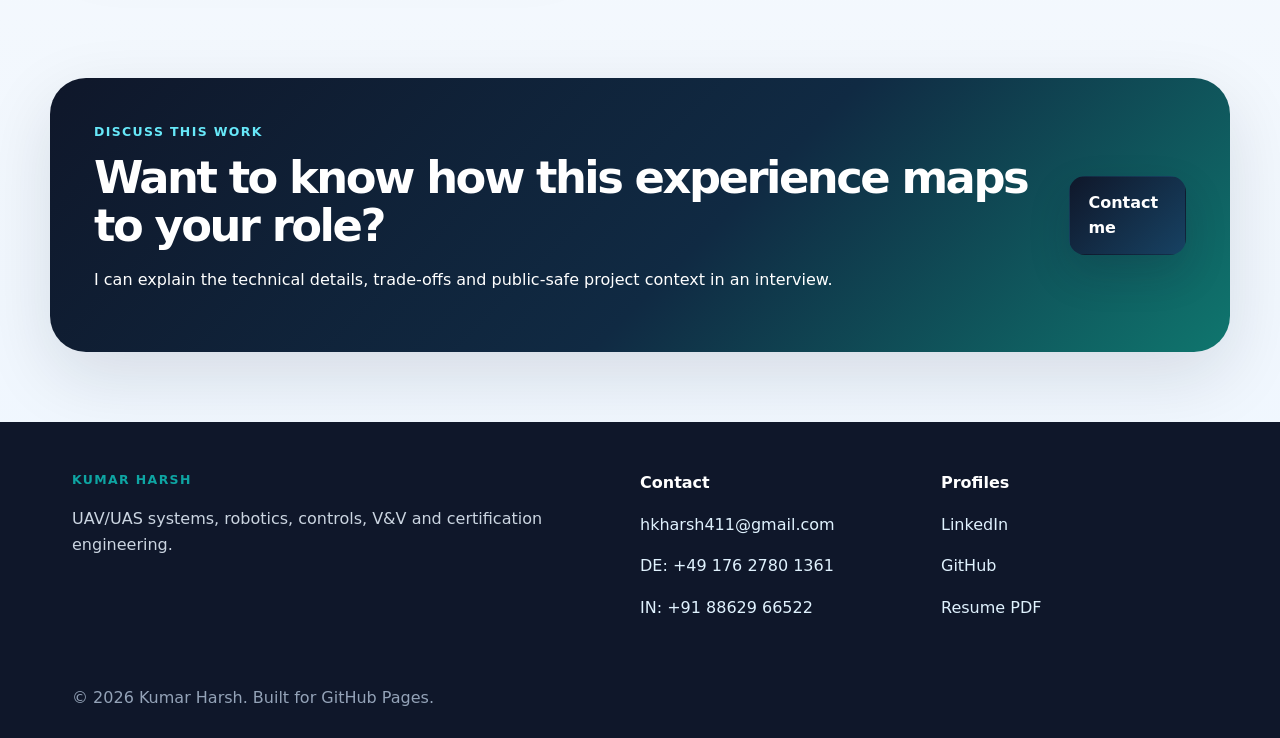
<file: projects/drone-swarm-sensor-fusion.html>
<!DOCTYPE html>
<html lang="en">
<head>
  <meta charset="utf-8" />
  <meta name="viewport" content="width=device-width, initial-scale=1" />
  <meta name="description" content="A robotics research role involving 6DoF IMU datasets, EKF-based localization improvement, PID tuning, ROS/ROS2 migration and Crazyflie/Crazyswarm-based indoor logistics demos." />
  <meta name="theme-color" content="#0f172a" />
  <meta property="og:title" content="Drone Swarm Sensor Fusion and Human-Drone Interaction | Kumar Harsh" />
  <meta property="og:description" content="A robotics research role involving 6DoF IMU datasets, EKF-based localization improvement, PID tuning, ROS/ROS2 migration and Crazyflie/Crazyswarm-based indoor logistics demos." />
  <meta property="og:type" content="website" />
  <title>Drone Swarm Sensor Fusion and Human-Drone Interaction | Kumar Harsh</title>
  <link rel="preload" href="../styles.css" as="style" />
  <link rel="stylesheet" href="../styles.css" />

</head>
<body>

<header class="site-header" id="top">
  <a class="skip-link" href="#main">Skip to content</a>
  <nav class="nav" aria-label="Primary navigation">
    <a class="brand" href="../index.html" aria-label="Kumar Harsh home"><span class="brand-mark">KH</span><span>Kumar Harsh</span></a>
    <button class="nav-toggle" aria-expanded="false" aria-controls="nav-menu">Menu</button>
    <div class="nav-menu" id="nav-menu">
      <a href="../index.html">Home</a>
      <a href="../projects.html">Projects</a>
      <a href="../experience.html">Experience</a>
      <a href="../reports.html">Reports</a>
      <a href="../contact.html">Contact</a>
    </div>
  </nav>
</header>

<main id="main">

<section class="project-hero section-shell reveal">

<nav class="project-nav" aria-label="Project navigation"><a href="../projects.html">← All projects</a><a href="../contact.html">Contact Kumar</a></nav>

  <p class="eyebrow">Robotics Research · TU Dortmund</p>
  <h1>Drone Swarm Sensor Fusion and Human-Drone Interaction</h1>
  <p class="lead">A robotics research role involving 6DoF IMU datasets, EKF-based localization improvement, PID tuning, ROS/ROS2 migration and Crazyflie/Crazyswarm-based indoor logistics demos.</p>
  <div class="project-actions"><a class='button secondary' href='../contact.html'>Discuss robotics work</a></div>
</section>
<section class="section-shell split-section">
  <div class="case-study reveal">
    <h2>Summary</h2><p>At TU Dortmund, I contributed to human-drone interaction and drone swarm research. The work combined data generation, control tuning, sensor fusion and robotics software migration.</p>
    <h2>Key contributions</h2><ul><li>Contributed to a 6DoF IMU dataset for training drone swarm gesture-control models.</li><li>Improved localization accuracy using PID tuning and EKF sensor fusion.</li><li>Integrated IR camera and IMU data for automated battery charging during swarming operations.</li><li>Contributed to migration of a ROS-based swarm-show platform toward ROS2 using Crazyswarm.</li><li>Fine-tuned Crazyflie drone controllers to improve stability for pallet detection with a camera deck.</li><li>Supported and troubleshot drone shows for indoor logistics applications.</li></ul>
    <h2>Recruiter takeaway</h2><p>This work shows robotics system thinking: sensing, estimation, control, software migration and practical demo readiness.</p>
    </div>
  <img class="visual-card sticky-visual reveal" src="../assets/graphics/drone-fusion.svg" alt="Graphic for Drone Swarm Sensor Fusion and Human-Drone Interaction" />
</section>
<section class="section-shell cta-panel reveal"><div><p class="eyebrow">Discuss this work</p><h2>Want to know how this experience maps to your role?</h2><p>I can explain the technical details, trade-offs and public-safe project context in an interview.</p></div><a class="button primary" href="../contact.html">Contact me</a></section>

</main>

<footer class="site-footer">
  <div class="footer-grid">
    <div>
      <p class="eyebrow">Kumar Harsh</p>
      <p>UAV/UAS systems, robotics, controls, V&amp;V and certification engineering.</p>
    </div>
    <div>
      <p class="footer-title">Contact</p>
      <p><a href="mailto:hkharsh411@gmail.com">hkharsh411@gmail.com</a></p>
      <p><a href="tel:+4917627801361">DE: +49 176 2780 1361</a></p>
      <p><a href="tel:+918862966522">IN: +91 88629 66522</a></p>
    </div>
    <div>
      <p class="footer-title">Profiles</p>
      <p><a href="https://www.linkedin.com/in/hkharsh786/" target="_blank" rel="noopener">LinkedIn</a></p>
      <p><a href="https://github.com/hkharsh786" target="_blank" rel="noopener">GitHub</a></p>
      <p><a href="../assets/resume/Kumar_Harsh_Professional_Resume.pdf" target="_blank" rel="noopener">Resume PDF</a></p>
    </div>
  </div>
  <p class="copyright">© <span id="year"></span> Kumar Harsh. Built for GitHub Pages.</p>
</footer>

<script src="../script.js"></script>
</body>
</html>
</file>
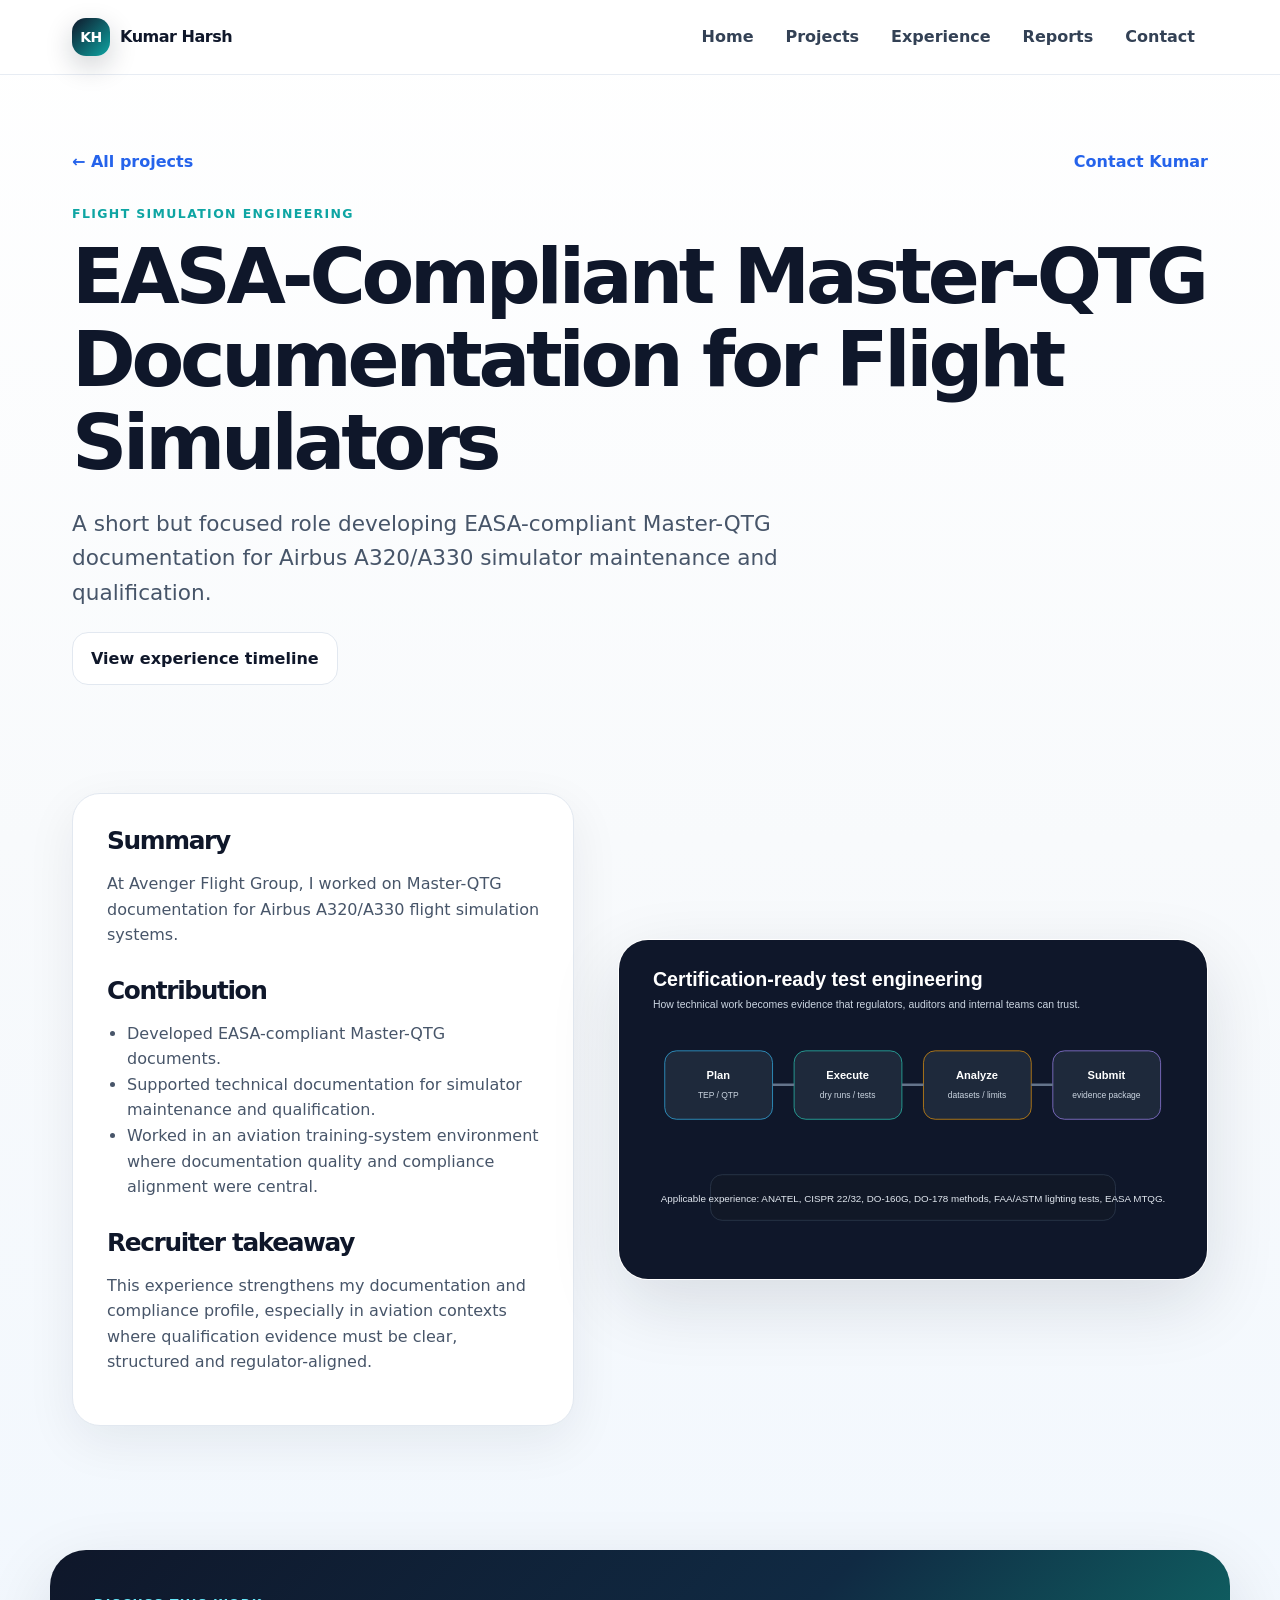
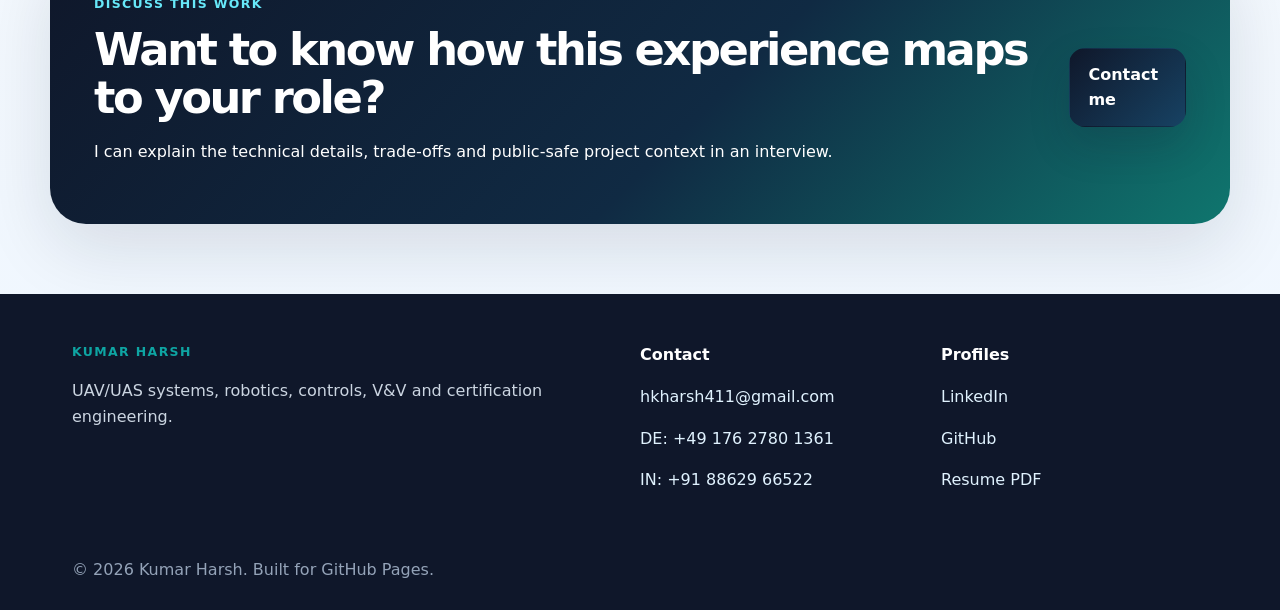
<file: projects/flight-simulation-mtqg.html>
<!DOCTYPE html>
<html lang="en">
<head>
  <meta charset="utf-8" />
  <meta name="viewport" content="width=device-width, initial-scale=1" />
  <meta name="description" content="A short but focused role developing EASA-compliant Master-QTG documentation for Airbus A320/A330 simulator maintenance and qualification." />
  <meta name="theme-color" content="#0f172a" />
  <meta property="og:title" content="EASA-Compliant Master-QTG Documentation for Flight Simulators | Kumar Harsh" />
  <meta property="og:description" content="A short but focused role developing EASA-compliant Master-QTG documentation for Airbus A320/A330 simulator maintenance and qualification." />
  <meta property="og:type" content="website" />
  <title>EASA-Compliant Master-QTG Documentation for Flight Simulators | Kumar Harsh</title>
  <link rel="preload" href="../styles.css" as="style" />
  <link rel="stylesheet" href="../styles.css" />

</head>
<body>

<header class="site-header" id="top">
  <a class="skip-link" href="#main">Skip to content</a>
  <nav class="nav" aria-label="Primary navigation">
    <a class="brand" href="../index.html" aria-label="Kumar Harsh home"><span class="brand-mark">KH</span><span>Kumar Harsh</span></a>
    <button class="nav-toggle" aria-expanded="false" aria-controls="nav-menu">Menu</button>
    <div class="nav-menu" id="nav-menu">
      <a href="../index.html">Home</a>
      <a href="../projects.html">Projects</a>
      <a href="../experience.html">Experience</a>
      <a href="../reports.html">Reports</a>
      <a href="../contact.html">Contact</a>
    </div>
  </nav>
</header>

<main id="main">

<section class="project-hero section-shell reveal">

<nav class="project-nav" aria-label="Project navigation"><a href="../projects.html">← All projects</a><a href="../contact.html">Contact Kumar</a></nav>

  <p class="eyebrow">Flight Simulation Engineering</p>
  <h1>EASA-Compliant Master-QTG Documentation for Flight Simulators</h1>
  <p class="lead">A short but focused role developing EASA-compliant Master-QTG documentation for Airbus A320/A330 simulator maintenance and qualification.</p>
  <div class="project-actions"><a class='button secondary' href='../experience.html'>View experience timeline</a></div>
</section>
<section class="section-shell split-section">
  <div class="case-study reveal">
    <h2>Summary</h2><p>At Avenger Flight Group, I worked on Master-QTG documentation for Airbus A320/A330 flight simulation systems.</p>
    <h2>Contribution</h2><ul><li>Developed EASA-compliant Master-QTG documents.</li><li>Supported technical documentation for simulator maintenance and qualification.</li><li>Worked in an aviation training-system environment where documentation quality and compliance alignment were central.</li></ul>
    <h2>Recruiter takeaway</h2><p>This experience strengthens my documentation and compliance profile, especially in aviation contexts where qualification evidence must be clear, structured and regulator-aligned.</p>
    </div>
  <img class="visual-card sticky-visual reveal" src="../assets/graphics/certification-flow.svg" alt="Graphic for EASA-Compliant Master-QTG Documentation for Flight Simulators" />
</section>
<section class="section-shell cta-panel reveal"><div><p class="eyebrow">Discuss this work</p><h2>Want to know how this experience maps to your role?</h2><p>I can explain the technical details, trade-offs and public-safe project context in an interview.</p></div><a class="button primary" href="../contact.html">Contact me</a></section>

</main>

<footer class="site-footer">
  <div class="footer-grid">
    <div>
      <p class="eyebrow">Kumar Harsh</p>
      <p>UAV/UAS systems, robotics, controls, V&amp;V and certification engineering.</p>
    </div>
    <div>
      <p class="footer-title">Contact</p>
      <p><a href="mailto:hkharsh411@gmail.com">hkharsh411@gmail.com</a></p>
      <p><a href="tel:+4917627801361">DE: +49 176 2780 1361</a></p>
      <p><a href="tel:+918862966522">IN: +91 88629 66522</a></p>
    </div>
    <div>
      <p class="footer-title">Profiles</p>
      <p><a href="https://www.linkedin.com/in/hkharsh786/" target="_blank" rel="noopener">LinkedIn</a></p>
      <p><a href="https://github.com/hkharsh786" target="_blank" rel="noopener">GitHub</a></p>
      <p><a href="../assets/resume/Kumar_Harsh_Professional_Resume.pdf" target="_blank" rel="noopener">Resume PDF</a></p>
    </div>
  </div>
  <p class="copyright">© <span id="year"></span> Kumar Harsh. Built for GitHub Pages.</p>
</footer>

<script src="../script.js"></script>
</body>
</html>
</file>
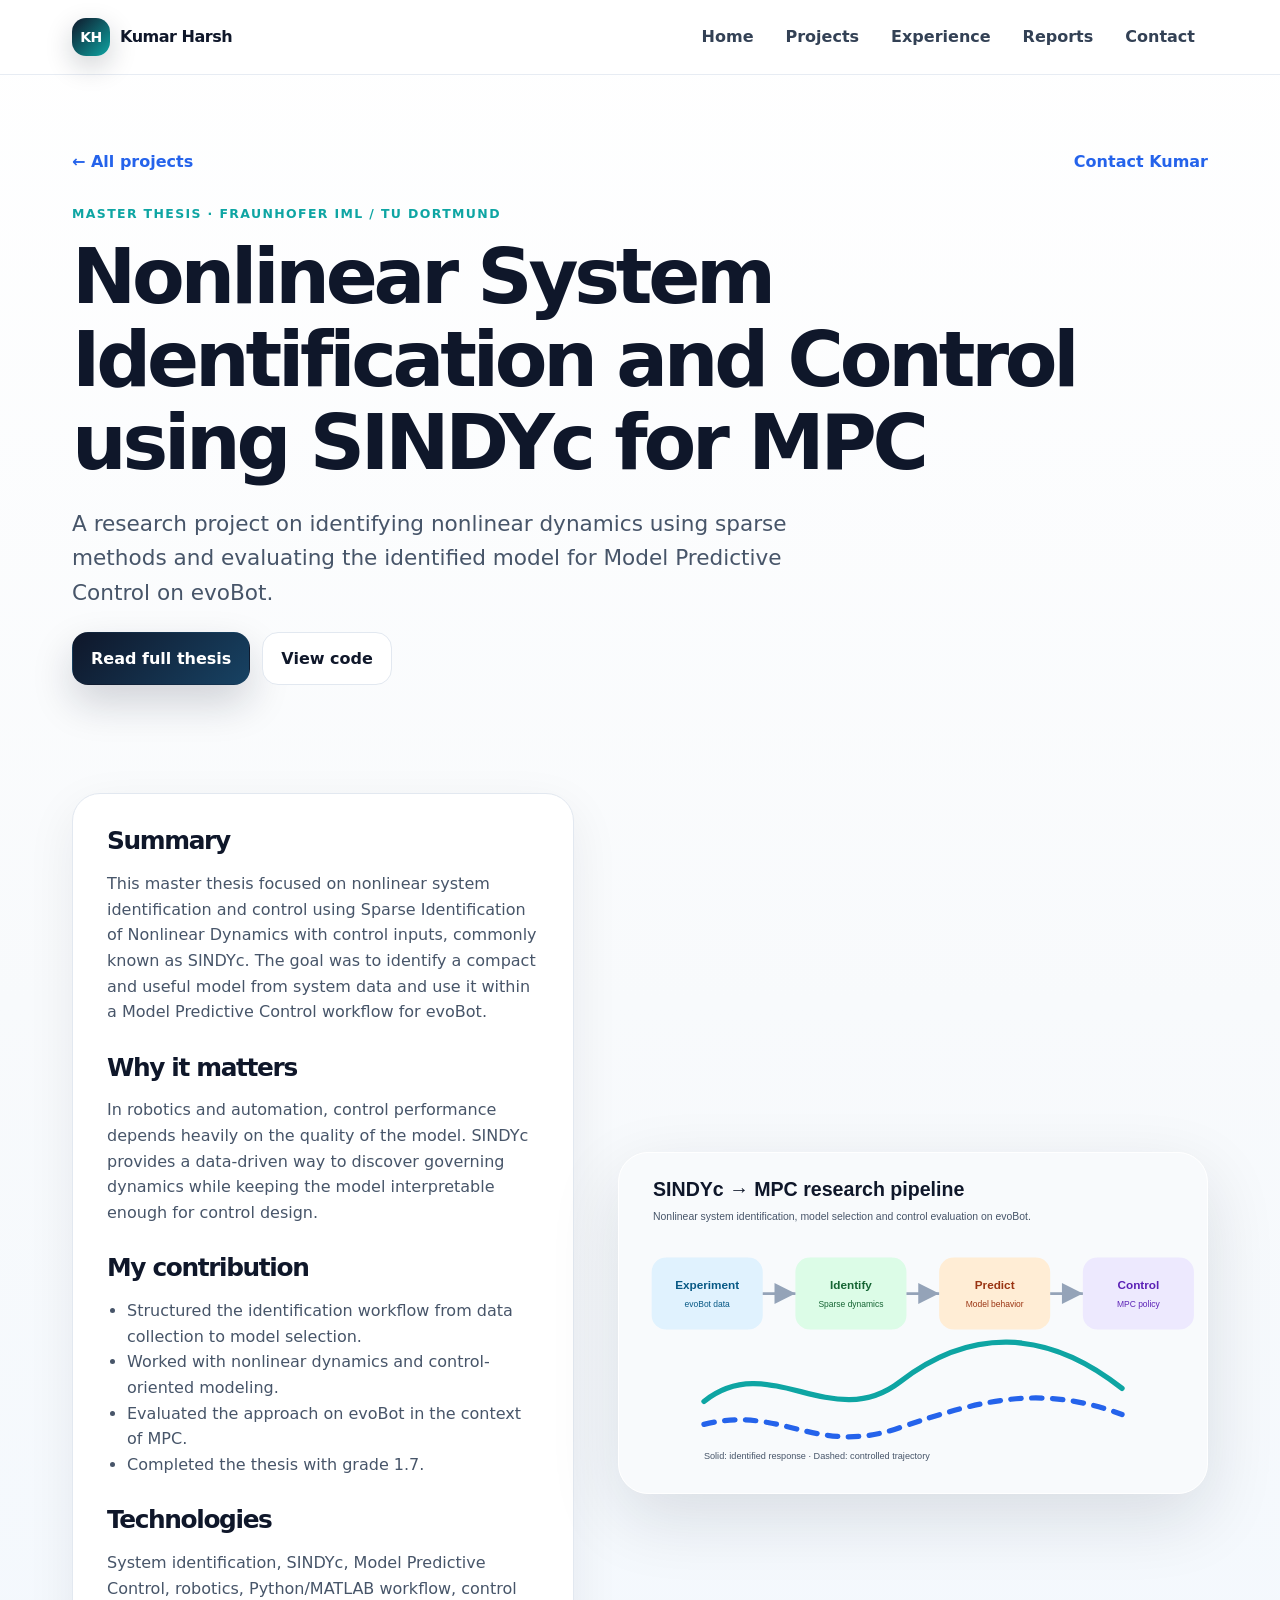
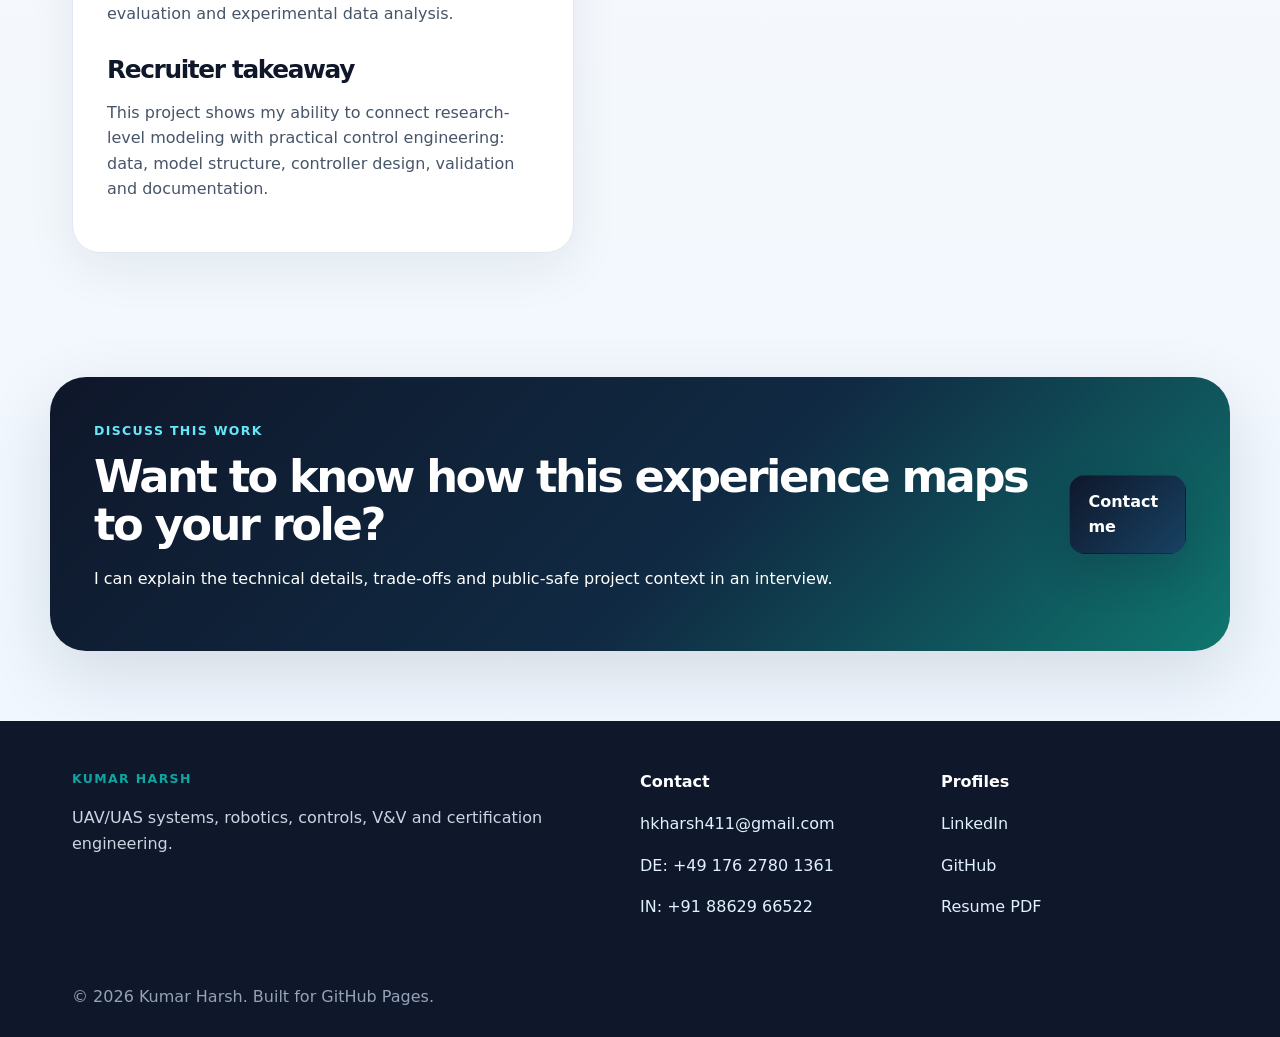
<file: projects/master-thesis-sindyc-mpc.html>
<!DOCTYPE html>
<html lang="en">
<head>
  <meta charset="utf-8" />
  <meta name="viewport" content="width=device-width, initial-scale=1" />
  <meta name="description" content="A research project on identifying nonlinear dynamics using sparse methods and evaluating the identified model for Model Predictive Control on evoBot." />
  <meta name="theme-color" content="#0f172a" />
  <meta property="og:title" content="Nonlinear System Identification and Control using SINDYc for MPC | Kumar Harsh" />
  <meta property="og:description" content="A research project on identifying nonlinear dynamics using sparse methods and evaluating the identified model for Model Predictive Control on evoBot." />
  <meta property="og:type" content="website" />
  <title>Nonlinear System Identification and Control using SINDYc for MPC | Kumar Harsh</title>
  <link rel="preload" href="../styles.css" as="style" />
  <link rel="stylesheet" href="../styles.css" />

</head>
<body>

<header class="site-header" id="top">
  <a class="skip-link" href="#main">Skip to content</a>
  <nav class="nav" aria-label="Primary navigation">
    <a class="brand" href="../index.html" aria-label="Kumar Harsh home"><span class="brand-mark">KH</span><span>Kumar Harsh</span></a>
    <button class="nav-toggle" aria-expanded="false" aria-controls="nav-menu">Menu</button>
    <div class="nav-menu" id="nav-menu">
      <a href="../index.html">Home</a>
      <a href="../projects.html">Projects</a>
      <a href="../experience.html">Experience</a>
      <a href="../reports.html">Reports</a>
      <a href="../contact.html">Contact</a>
    </div>
  </nav>
</header>

<main id="main">

<section class="project-hero section-shell reveal">

<nav class="project-nav" aria-label="Project navigation"><a href="../projects.html">← All projects</a><a href="../contact.html">Contact Kumar</a></nav>

  <p class="eyebrow">Master Thesis · Fraunhofer IML / TU Dortmund</p>
  <h1>Nonlinear System Identification and Control using SINDYc for MPC</h1>
  <p class="lead">A research project on identifying nonlinear dynamics using sparse methods and evaluating the identified model for Model Predictive Control on evoBot.</p>
  <div class="project-actions"><a class='button primary' href='https://tu-dortmund.sciebo.de/s/qjEty9YHvae8zrC' target='_blank' rel='noopener'>Read full thesis</a><a class='button secondary' href='https://github.com/hkharsh786/SINDYc-on-WIP.git' target='_blank' rel='noopener'>View code</a></div>
</section>
<section class="section-shell split-section">
  <div class="case-study reveal">
    <h2>Summary</h2><p>This master thesis focused on nonlinear system identification and control using Sparse Identification of Nonlinear Dynamics with control inputs, commonly known as SINDYc. The goal was to identify a compact and useful model from system data and use it within a Model Predictive Control workflow for evoBot.</p>
    <h2>Why it matters</h2><p>In robotics and automation, control performance depends heavily on the quality of the model. SINDYc provides a data-driven way to discover governing dynamics while keeping the model interpretable enough for control design.</p>
    <h2>My contribution</h2><ul><li>Structured the identification workflow from data collection to model selection.</li><li>Worked with nonlinear dynamics and control-oriented modeling.</li><li>Evaluated the approach on evoBot in the context of MPC.</li><li>Completed the thesis with grade 1.7.</li></ul>
    <h2>Technologies</h2><p>System identification, SINDYc, Model Predictive Control, robotics, Python/MATLAB workflow, control evaluation and experimental data analysis.</p>
    <h2>Recruiter takeaway</h2><p>This project shows my ability to connect research-level modeling with practical control engineering: data, model structure, controller design, validation and documentation.</p>
    </div>
  <img class="visual-card sticky-visual reveal" src="../assets/graphics/sindyc-pipeline.svg" alt="Graphic for Nonlinear System Identification and Control using SINDYc for MPC" />
</section>
<section class="section-shell cta-panel reveal"><div><p class="eyebrow">Discuss this work</p><h2>Want to know how this experience maps to your role?</h2><p>I can explain the technical details, trade-offs and public-safe project context in an interview.</p></div><a class="button primary" href="../contact.html">Contact me</a></section>

</main>

<footer class="site-footer">
  <div class="footer-grid">
    <div>
      <p class="eyebrow">Kumar Harsh</p>
      <p>UAV/UAS systems, robotics, controls, V&amp;V and certification engineering.</p>
    </div>
    <div>
      <p class="footer-title">Contact</p>
      <p><a href="mailto:hkharsh411@gmail.com">hkharsh411@gmail.com</a></p>
      <p><a href="tel:+4917627801361">DE: +49 176 2780 1361</a></p>
      <p><a href="tel:+918862966522">IN: +91 88629 66522</a></p>
    </div>
    <div>
      <p class="footer-title">Profiles</p>
      <p><a href="https://www.linkedin.com/in/hkharsh786/" target="_blank" rel="noopener">LinkedIn</a></p>
      <p><a href="https://github.com/hkharsh786" target="_blank" rel="noopener">GitHub</a></p>
      <p><a href="../assets/resume/Kumar_Harsh_Professional_Resume.pdf" target="_blank" rel="noopener">Resume PDF</a></p>
    </div>
  </div>
  <p class="copyright">© <span id="year"></span> Kumar Harsh. Built for GitHub Pages.</p>
</footer>

<script src="../script.js"></script>
</body>
</html>
</file>
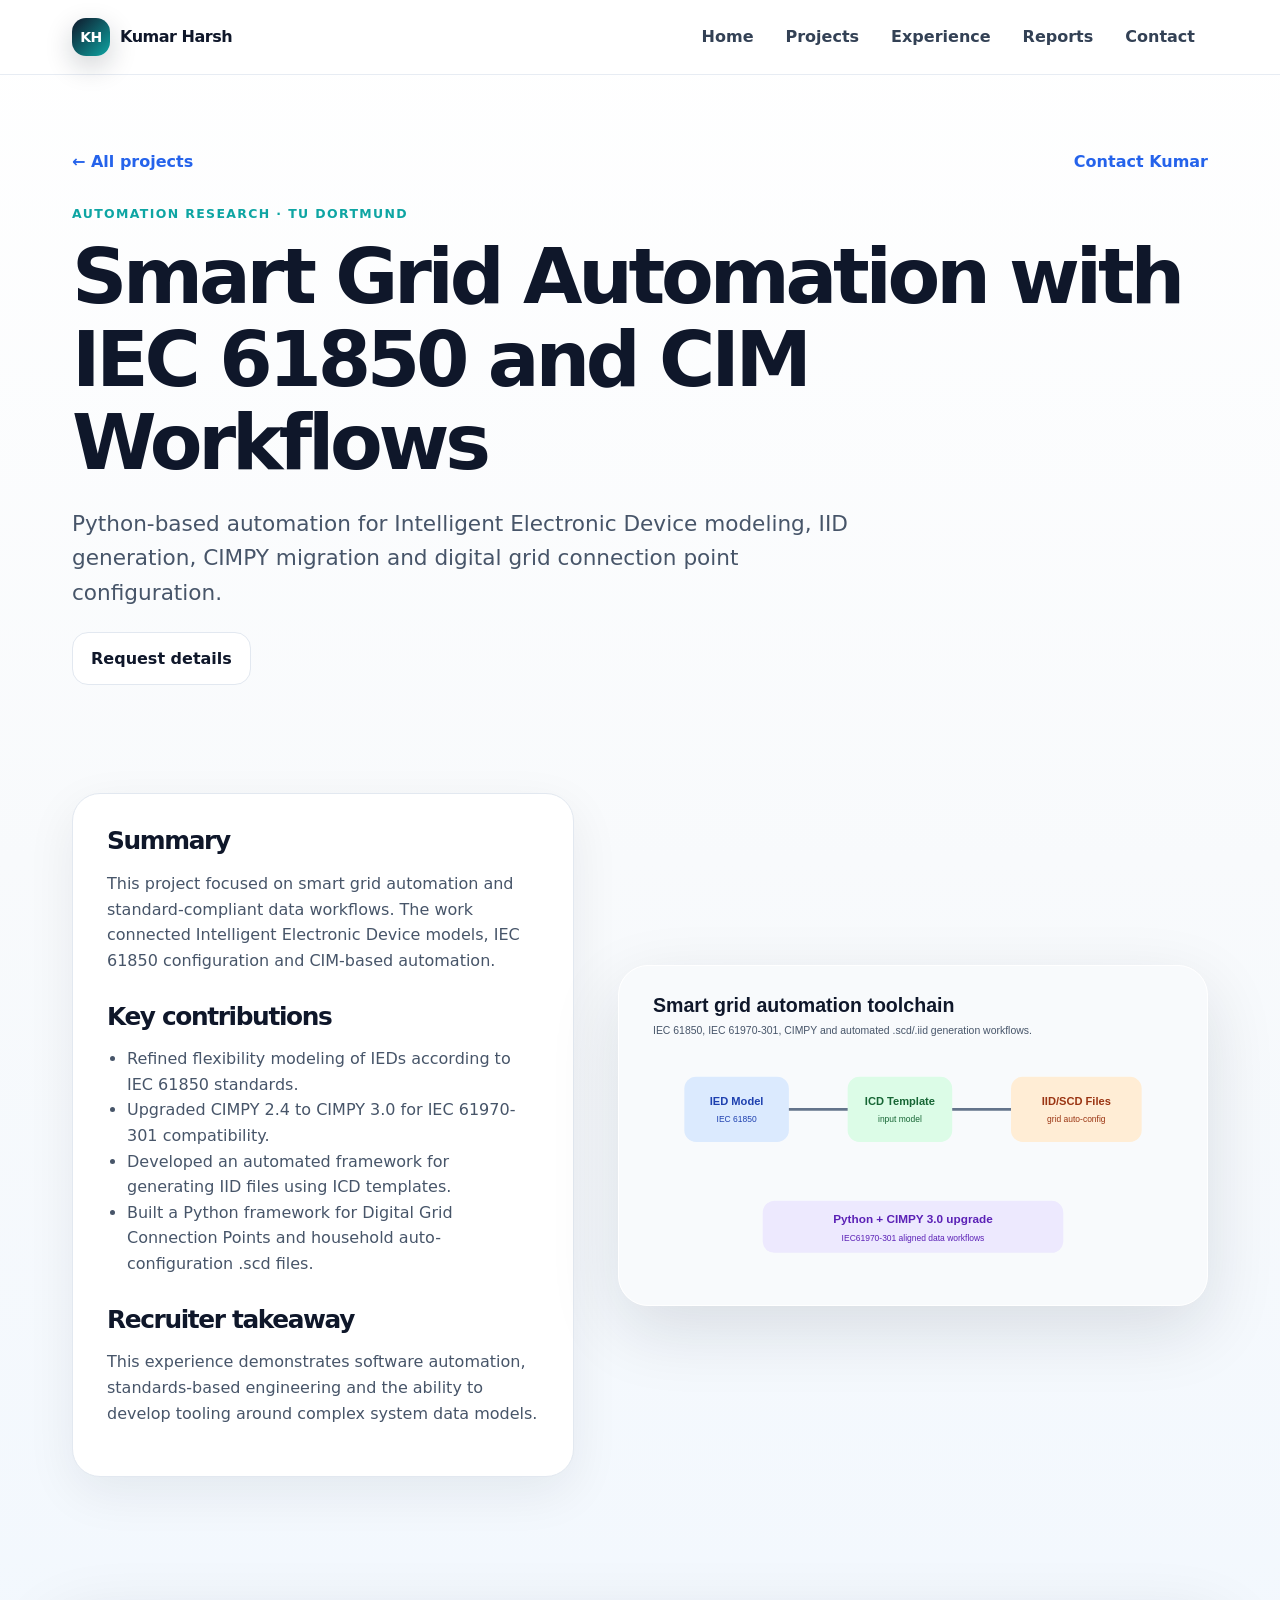
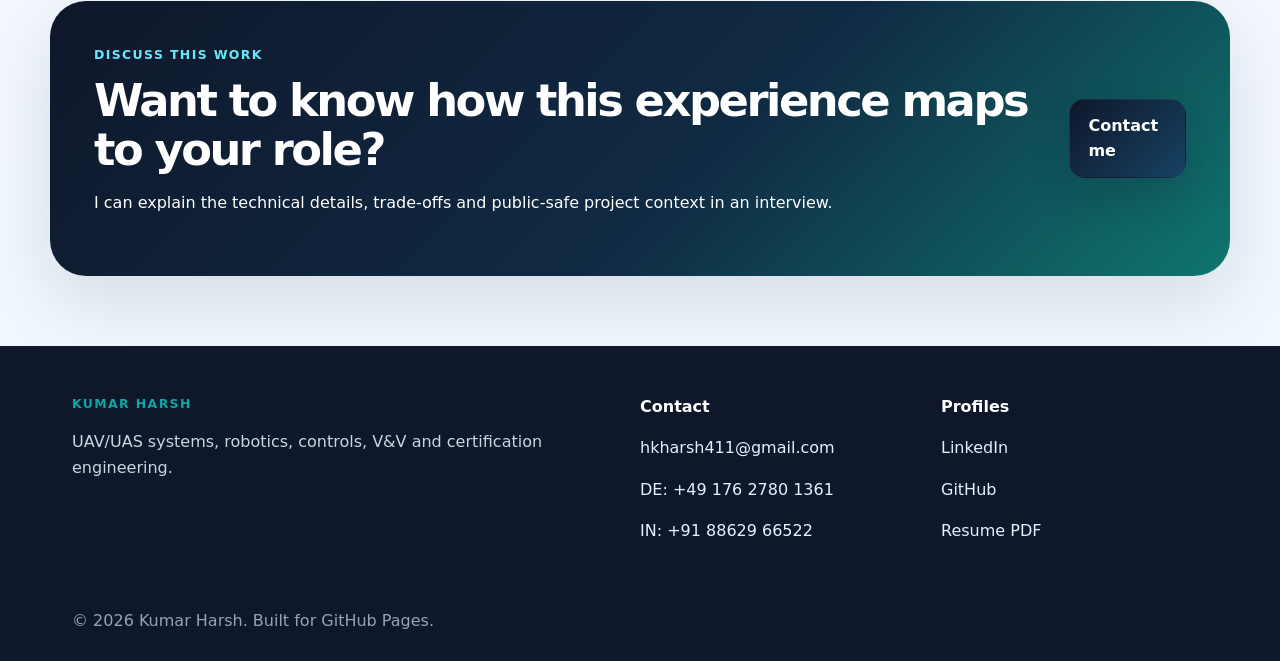
<file: projects/smart-grid-automation.html>
<!DOCTYPE html>
<html lang="en">
<head>
  <meta charset="utf-8" />
  <meta name="viewport" content="width=device-width, initial-scale=1" />
  <meta name="description" content="Python-based automation for Intelligent Electronic Device modeling, IID generation, CIMPY migration and digital grid connection point configuration." />
  <meta name="theme-color" content="#0f172a" />
  <meta property="og:title" content="Smart Grid Automation with IEC 61850 and CIM Workflows | Kumar Harsh" />
  <meta property="og:description" content="Python-based automation for Intelligent Electronic Device modeling, IID generation, CIMPY migration and digital grid connection point configuration." />
  <meta property="og:type" content="website" />
  <title>Smart Grid Automation with IEC 61850 and CIM Workflows | Kumar Harsh</title>
  <link rel="preload" href="../styles.css" as="style" />
  <link rel="stylesheet" href="../styles.css" />

</head>
<body>

<header class="site-header" id="top">
  <a class="skip-link" href="#main">Skip to content</a>
  <nav class="nav" aria-label="Primary navigation">
    <a class="brand" href="../index.html" aria-label="Kumar Harsh home"><span class="brand-mark">KH</span><span>Kumar Harsh</span></a>
    <button class="nav-toggle" aria-expanded="false" aria-controls="nav-menu">Menu</button>
    <div class="nav-menu" id="nav-menu">
      <a href="../index.html">Home</a>
      <a href="../projects.html">Projects</a>
      <a href="../experience.html">Experience</a>
      <a href="../reports.html">Reports</a>
      <a href="../contact.html">Contact</a>
    </div>
  </nav>
</header>

<main id="main">

<section class="project-hero section-shell reveal">

<nav class="project-nav" aria-label="Project navigation"><a href="../projects.html">← All projects</a><a href="../contact.html">Contact Kumar</a></nav>

  <p class="eyebrow">Automation Research · TU Dortmund</p>
  <h1>Smart Grid Automation with IEC 61850 and CIM Workflows</h1>
  <p class="lead">Python-based automation for Intelligent Electronic Device modeling, IID generation, CIMPY migration and digital grid connection point configuration.</p>
  <div class="project-actions"><a class='button secondary' href='../contact.html'>Request details</a></div>
</section>
<section class="section-shell split-section">
  <div class="case-study reveal">
    <h2>Summary</h2><p>This project focused on smart grid automation and standard-compliant data workflows. The work connected Intelligent Electronic Device models, IEC 61850 configuration and CIM-based automation.</p>
    <h2>Key contributions</h2><ul><li>Refined flexibility modeling of IEDs according to IEC 61850 standards.</li><li>Upgraded CIMPY 2.4 to CIMPY 3.0 for IEC 61970-301 compatibility.</li><li>Developed an automated framework for generating IID files using ICD templates.</li><li>Built a Python framework for Digital Grid Connection Points and household auto-configuration .scd files.</li></ul>
    <h2>Recruiter takeaway</h2><p>This experience demonstrates software automation, standards-based engineering and the ability to develop tooling around complex system data models.</p>
    </div>
  <img class="visual-card sticky-visual reveal" src="../assets/graphics/smart-grid.svg" alt="Graphic for Smart Grid Automation with IEC 61850 and CIM Workflows" />
</section>
<section class="section-shell cta-panel reveal"><div><p class="eyebrow">Discuss this work</p><h2>Want to know how this experience maps to your role?</h2><p>I can explain the technical details, trade-offs and public-safe project context in an interview.</p></div><a class="button primary" href="../contact.html">Contact me</a></section>

</main>

<footer class="site-footer">
  <div class="footer-grid">
    <div>
      <p class="eyebrow">Kumar Harsh</p>
      <p>UAV/UAS systems, robotics, controls, V&amp;V and certification engineering.</p>
    </div>
    <div>
      <p class="footer-title">Contact</p>
      <p><a href="mailto:hkharsh411@gmail.com">hkharsh411@gmail.com</a></p>
      <p><a href="tel:+4917627801361">DE: +49 176 2780 1361</a></p>
      <p><a href="tel:+918862966522">IN: +91 88629 66522</a></p>
    </div>
    <div>
      <p class="footer-title">Profiles</p>
      <p><a href="https://www.linkedin.com/in/hkharsh786/" target="_blank" rel="noopener">LinkedIn</a></p>
      <p><a href="https://github.com/hkharsh786" target="_blank" rel="noopener">GitHub</a></p>
      <p><a href="../assets/resume/Kumar_Harsh_Professional_Resume.pdf" target="_blank" rel="noopener">Resume PDF</a></p>
    </div>
  </div>
  <p class="copyright">© <span id="year"></span> Kumar Harsh. Built for GitHub Pages.</p>
</footer>

<script src="../script.js"></script>
</body>
</html>
</file>
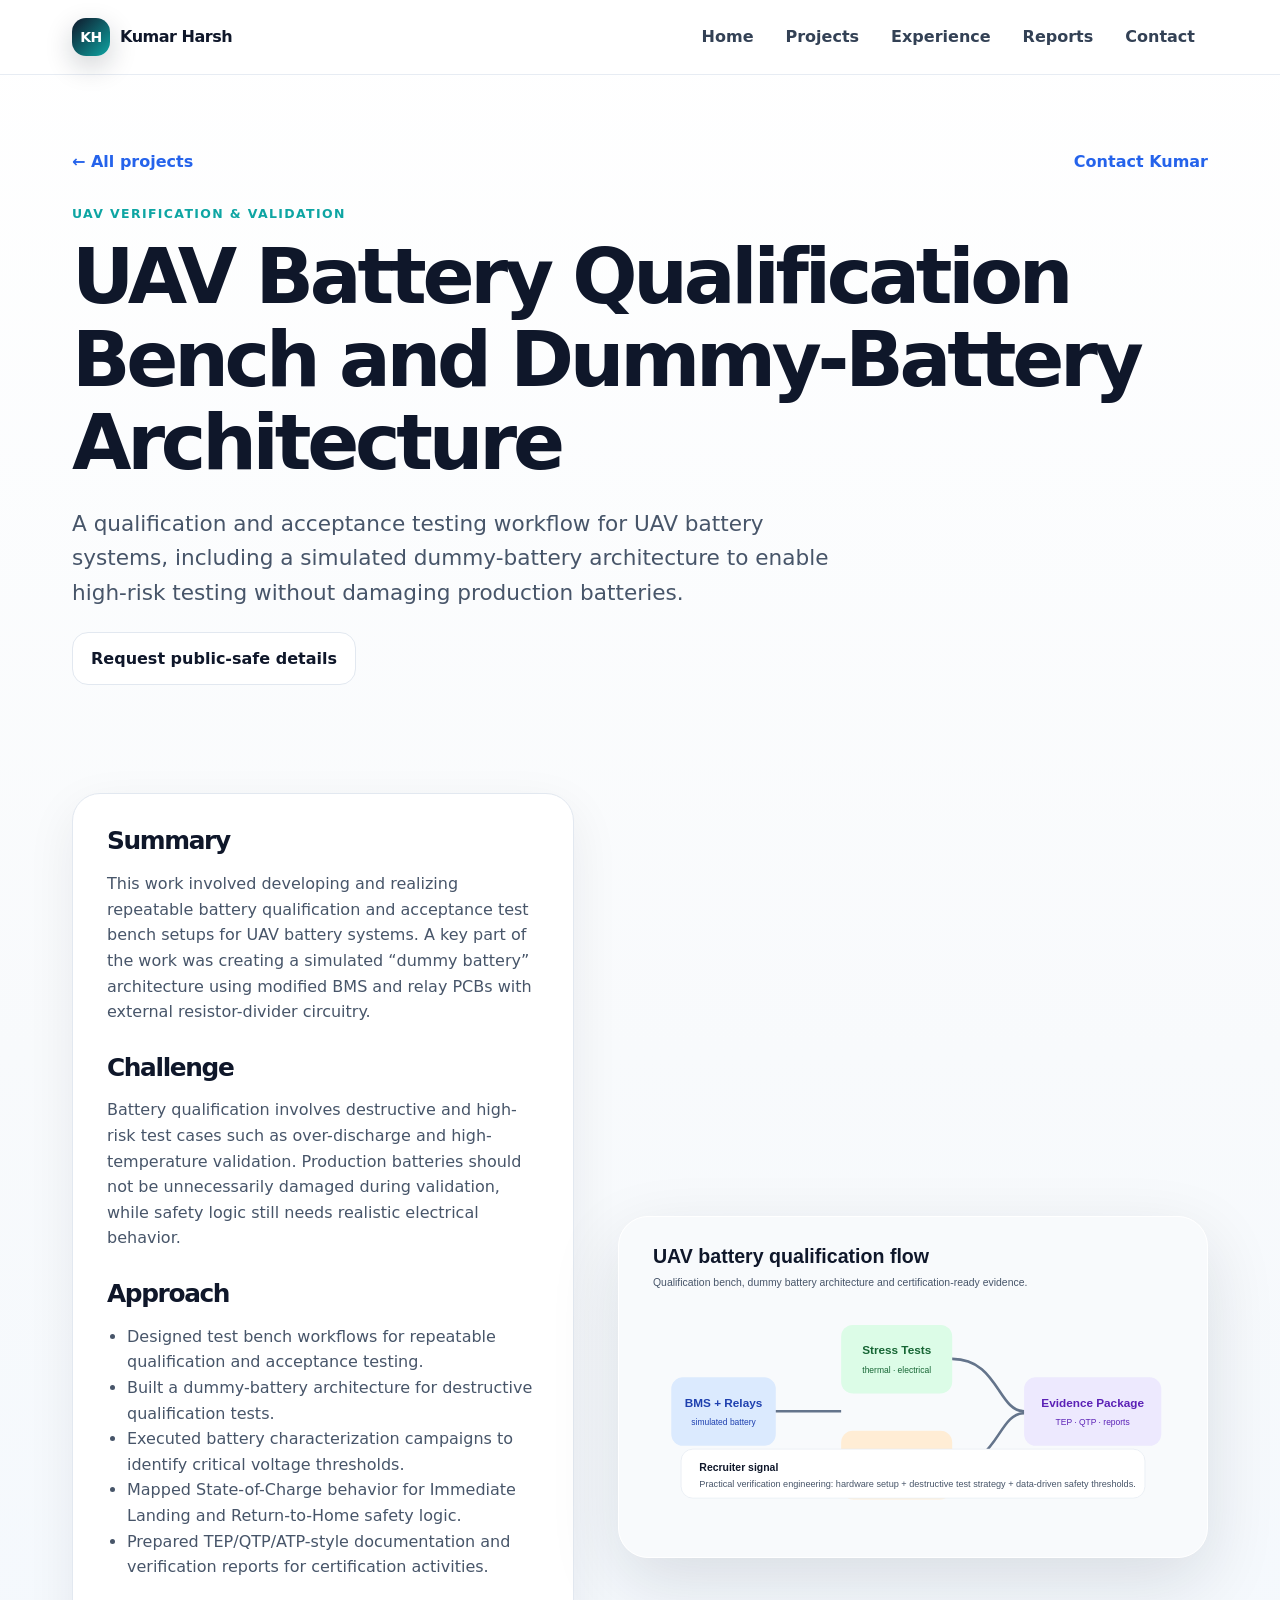
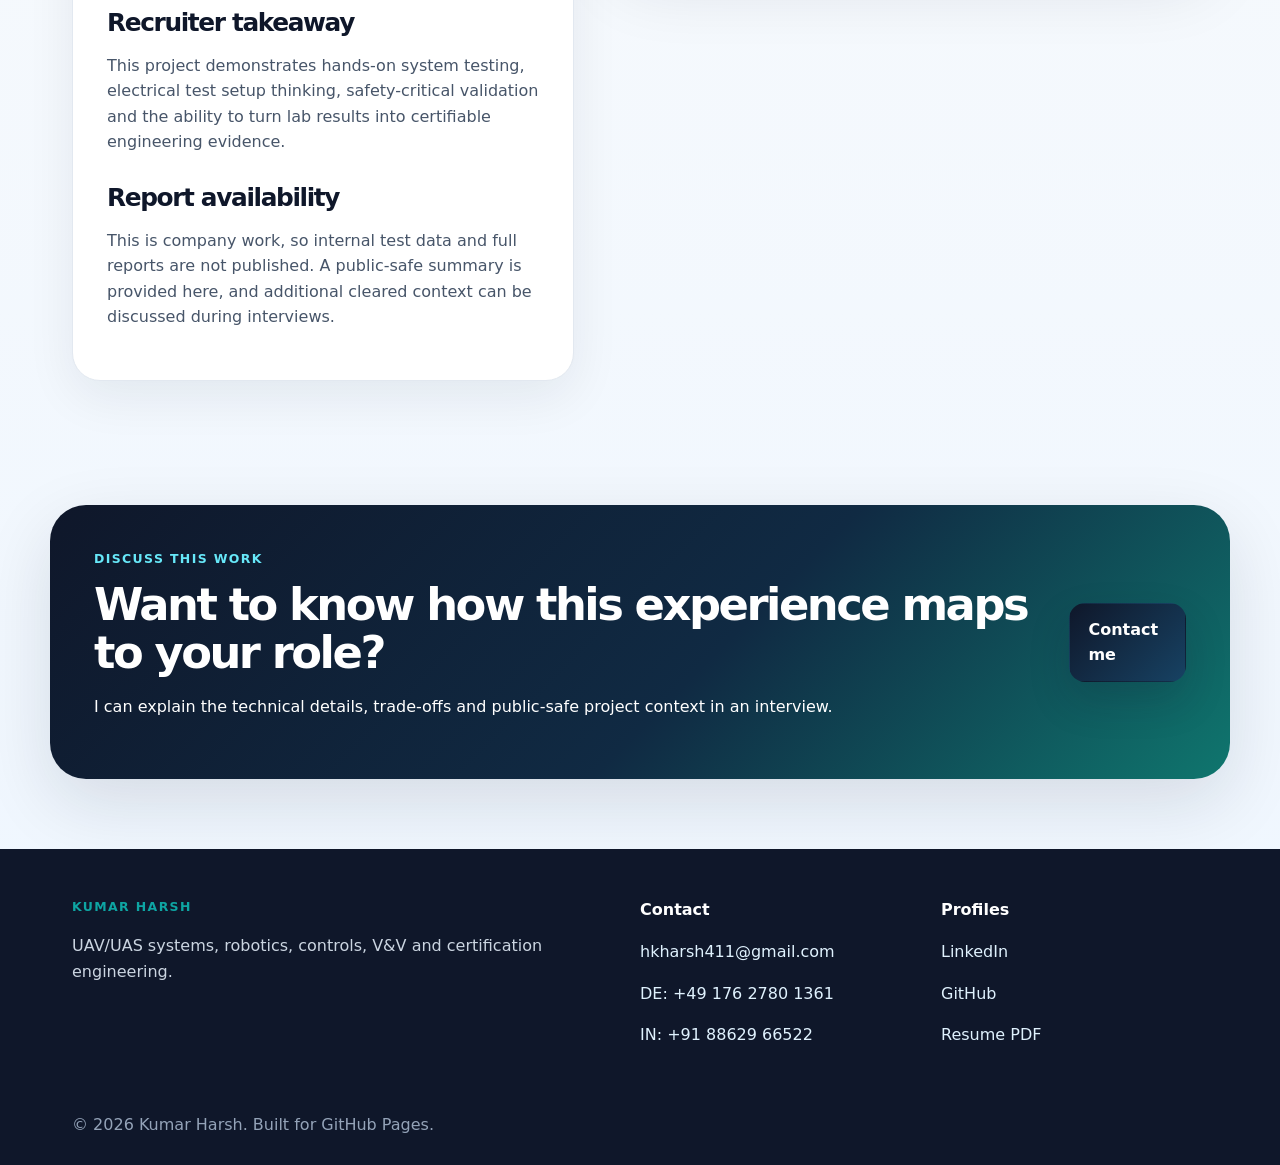
<file: projects/uav-battery-qualification.html>
<!DOCTYPE html>
<html lang="en">
<head>
  <meta charset="utf-8" />
  <meta name="viewport" content="width=device-width, initial-scale=1" />
  <meta name="description" content="A qualification and acceptance testing workflow for UAV battery systems, including a simulated dummy-battery architecture to enable high-risk testing without damaging production batteries." />
  <meta name="theme-color" content="#0f172a" />
  <meta property="og:title" content="UAV Battery Qualification Bench and Dummy-Battery Architecture | Kumar Harsh" />
  <meta property="og:description" content="A qualification and acceptance testing workflow for UAV battery systems, including a simulated dummy-battery architecture to enable high-risk testing without damaging production batteries." />
  <meta property="og:type" content="website" />
  <title>UAV Battery Qualification Bench and Dummy-Battery Architecture | Kumar Harsh</title>
  <link rel="preload" href="../styles.css" as="style" />
  <link rel="stylesheet" href="../styles.css" />

</head>
<body>

<header class="site-header" id="top">
  <a class="skip-link" href="#main">Skip to content</a>
  <nav class="nav" aria-label="Primary navigation">
    <a class="brand" href="../index.html" aria-label="Kumar Harsh home"><span class="brand-mark">KH</span><span>Kumar Harsh</span></a>
    <button class="nav-toggle" aria-expanded="false" aria-controls="nav-menu">Menu</button>
    <div class="nav-menu" id="nav-menu">
      <a href="../index.html">Home</a>
      <a href="../projects.html">Projects</a>
      <a href="../experience.html">Experience</a>
      <a href="../reports.html">Reports</a>
      <a href="../contact.html">Contact</a>
    </div>
  </nav>
</header>

<main id="main">

<section class="project-hero section-shell reveal">

<nav class="project-nav" aria-label="Project navigation"><a href="../projects.html">← All projects</a><a href="../contact.html">Contact Kumar</a></nav>

  <p class="eyebrow">UAV Verification & Validation</p>
  <h1>UAV Battery Qualification Bench and Dummy-Battery Architecture</h1>
  <p class="lead">A qualification and acceptance testing workflow for UAV battery systems, including a simulated dummy-battery architecture to enable high-risk testing without damaging production batteries.</p>
  <div class="project-actions"><a class='button secondary' href='../contact.html'>Request public-safe details</a></div>
</section>
<section class="section-shell split-section">
  <div class="case-study reveal">
    <h2>Summary</h2><p>This work involved developing and realizing repeatable battery qualification and acceptance test bench setups for UAV battery systems. A key part of the work was creating a simulated “dummy battery” architecture using modified BMS and relay PCBs with external resistor-divider circuitry.</p>
    <h2>Challenge</h2><p>Battery qualification involves destructive and high-risk test cases such as over-discharge and high-temperature validation. Production batteries should not be unnecessarily damaged during validation, while safety logic still needs realistic electrical behavior.</p>
    <h2>Approach</h2><ul><li>Designed test bench workflows for repeatable qualification and acceptance testing.</li><li>Built a dummy-battery architecture for destructive qualification tests.</li><li>Executed battery characterization campaigns to identify critical voltage thresholds.</li><li>Mapped State-of-Charge behavior for Immediate Landing and Return-to-Home safety logic.</li><li>Prepared TEP/QTP/ATP-style documentation and verification reports for certification activities.</li></ul>
    <h2>Recruiter takeaway</h2><p>This project demonstrates hands-on system testing, electrical test setup thinking, safety-critical validation and the ability to turn lab results into certifiable engineering evidence.</p>
    <h2>Report availability</h2><p>This is company work, so internal test data and full reports are not published. A public-safe summary is provided here, and additional cleared context can be discussed during interviews.</p>
    </div>
  <img class="visual-card sticky-visual reveal" src="../assets/graphics/battery-qualification.svg" alt="Graphic for UAV Battery Qualification Bench and Dummy-Battery Architecture" />
</section>
<section class="section-shell cta-panel reveal"><div><p class="eyebrow">Discuss this work</p><h2>Want to know how this experience maps to your role?</h2><p>I can explain the technical details, trade-offs and public-safe project context in an interview.</p></div><a class="button primary" href="../contact.html">Contact me</a></section>

</main>

<footer class="site-footer">
  <div class="footer-grid">
    <div>
      <p class="eyebrow">Kumar Harsh</p>
      <p>UAV/UAS systems, robotics, controls, V&amp;V and certification engineering.</p>
    </div>
    <div>
      <p class="footer-title">Contact</p>
      <p><a href="mailto:hkharsh411@gmail.com">hkharsh411@gmail.com</a></p>
      <p><a href="tel:+4917627801361">DE: +49 176 2780 1361</a></p>
      <p><a href="tel:+918862966522">IN: +91 88629 66522</a></p>
    </div>
    <div>
      <p class="footer-title">Profiles</p>
      <p><a href="https://www.linkedin.com/in/hkharsh786/" target="_blank" rel="noopener">LinkedIn</a></p>
      <p><a href="https://github.com/hkharsh786" target="_blank" rel="noopener">GitHub</a></p>
      <p><a href="../assets/resume/Kumar_Harsh_Professional_Resume.pdf" target="_blank" rel="noopener">Resume PDF</a></p>
    </div>
  </div>
  <p class="copyright">© <span id="year"></span> Kumar Harsh. Built for GitHub Pages.</p>
</footer>

<script src="../script.js"></script>
</body>
</html>
</file>
<file: styles.css>
:root{
  --ink:#0f172a; --muted:#475569; --soft:#f8fafc; --line:#e2e8f0; --panel:#ffffff;
  --blue:#2563eb; --cyan:#0ea5a3; --gold:#f59e0b; --navy:#102a43; --shadow:0 24px 70px rgba(15,23,42,.12);
  --radius:28px; --max:1180px;
}
*{box-sizing:border-box} html{scroll-behavior:smooth} body{margin:0;font-family:Inter,ui-sans-serif,system-ui,-apple-system,BlinkMacSystemFont,"Segoe UI",Arial,sans-serif;color:var(--ink);background:linear-gradient(180deg,#fff 0,#f8fafc 38%,#eef6ff 100%);line-height:1.6}
a{color:var(--blue);text-decoration:none} a:hover{text-decoration:underline}.skip-link{position:absolute;left:-999px}.skip-link:focus{left:16px;top:16px;z-index:20;background:white;padding:10px 14px;border-radius:10px}
.site-header{position:sticky;top:0;z-index:10;background:rgba(255,255,255,.84);backdrop-filter:blur(16px);border-bottom:1px solid rgba(226,232,240,.8)}.nav{max-width:var(--max);margin:auto;padding:14px 22px;display:flex;align-items:center;justify-content:space-between;gap:20px}.brand{display:flex;align-items:center;gap:10px;color:var(--ink);font-weight:850;letter-spacing:-.03em}.brand-mark{width:38px;height:38px;border-radius:14px;display:grid;place-items:center;background:linear-gradient(135deg,var(--ink),var(--cyan));color:white;font-size:14px;box-shadow:0 10px 28px rgba(15,23,42,.2)}.nav-menu{display:flex;align-items:center;gap:6px}.nav-menu a{color:#334155;font-weight:700;padding:10px 13px;border-radius:12px}.nav-menu a:hover{background:#f1f5f9;text-decoration:none;color:var(--ink)}.nav-toggle{display:none;border:1px solid var(--line);background:white;border-radius:12px;padding:9px 12px;font-weight:800;color:var(--ink)}
.section-shell{max-width:var(--max);margin:0 auto;padding:74px 22px}.hero{display:grid;grid-template-columns:1.18fr .82fr;align-items:center;gap:48px;min-height:calc(100vh - 76px);padding-top:54px}.eyebrow{color:var(--cyan);font-weight:850;letter-spacing:.11em;text-transform:uppercase;font-size:.78rem;margin:0 0 12px}h1,h2,h3{line-height:1.08;letter-spacing:-.055em;margin:0;color:var(--ink)}h1{font-size:clamp(2.45rem,6vw,5.35rem)}h2{font-size:clamp(2rem,3.5vw,3.35rem)}h3{font-size:1.35rem}.lead{font-size:clamp(1.1rem,2vw,1.35rem);color:var(--muted);max-width:780px}.hero-copy .lead{margin:26px 0}.button{display:inline-flex;align-items:center;justify-content:center;min-height:48px;padding:13px 18px;border-radius:16px;font-weight:850;border:1px solid transparent;box-shadow:none;transition:.2s}.button:hover{transform:translateY(-1px);text-decoration:none}.primary{background:linear-gradient(135deg,var(--ink),#174263);color:white;box-shadow:0 18px 40px rgba(15,23,42,.18)}.secondary{background:white;border-color:var(--line);color:var(--ink)}.ghost{background:#eef6ff;color:#075985;border-color:#bae6fd}.hero-actions,.center-actions,.cta-actions,.project-actions{display:flex;gap:12px;flex-wrap:wrap;align-items:center}.quick-contact{display:flex;flex-wrap:wrap;gap:12px;margin-top:24px;color:#64748b;font-size:.95rem}.quick-contact span{background:white;border:1px solid var(--line);padding:8px 11px;border-radius:999px}.hero-panel{position:relative}.profile-photo{width:100%;max-height:430px;object-fit:cover;border-radius:34px;box-shadow:var(--shadow);border:1px solid white}.snapshot-card{margin:-70px 28px 0;background:rgba(255,255,255,.92);backdrop-filter:blur(18px);border:1px solid var(--line);box-shadow:0 18px 50px rgba(15,23,42,.12);padding:24px;border-radius:26px;position:relative}.snapshot-card h2{font-size:1.6rem;margin-bottom:10px}.logo-wall{padding-top:10px;padding-bottom:20px;display:grid;grid-template-columns:repeat(6,1fr);gap:12px}.logo-wall span{background:white;border:1px solid var(--line);border-radius:18px;padding:18px 12px;text-align:center;font-weight:850;color:#334155;box-shadow:0 12px 40px rgba(15,23,42,.04)}.split-section{display:grid;grid-template-columns:.92fr 1.08fr;gap:44px;align-items:center}.split-section.reverse{grid-template-columns:1.08fr .92fr}.section-heading p{color:var(--muted);font-size:1.08rem}.section-heading.centered{text-align:center;max-width:840px;margin:0 auto 30px}.visual-card{width:100%;border-radius:30px;box-shadow:var(--shadow);border:1px solid white;background:white}.metrics{display:grid;grid-template-columns:repeat(4,1fr);gap:14px}.metrics article{background:white;border:1px solid var(--line);border-radius:24px;padding:24px;box-shadow:0 18px 48px rgba(15,23,42,.06)}.metrics strong{display:block;font-size:1.55rem;line-height:1.05;margin-bottom:10px}.metrics span{color:var(--muted);font-weight:600}.stack-list{display:grid;gap:12px}.stack-list p{background:white;border:1px solid var(--line);padding:16px 18px;border-radius:18px;margin:0;color:#334155}.cards{display:grid;gap:20px}.three-up{grid-template-columns:repeat(3,1fr)}.project-card,.document-card,.contact-card,.info-note,.case-study{background:white;border:1px solid var(--line);border-radius:28px;box-shadow:0 16px 50px rgba(15,23,42,.07);overflow:hidden}.project-card img{width:100%;height:190px;object-fit:cover;background:#f8fafc}.project-card div,.document-card,.contact-card,.info-note{padding:24px}.project-card p,.document-card p,.contact-card p,.info-note p,.case-study p,.case-study li{color:var(--muted)}.tag{display:inline-flex;background:#ecfeff;color:#0f766e;border:1px solid #99f6e4;border-radius:999px;padding:5px 10px;font-weight:850;font-size:.75rem;text-transform:uppercase;letter-spacing:.08em;margin-bottom:12px}.center-actions{justify-content:center;margin-top:28px}.cta-panel{background:linear-gradient(135deg,#0f172a,#102a43 56%,#0f766e);color:white;border-radius:36px;margin-top:50px;margin-bottom:70px;padding:44px;display:flex;justify-content:space-between;gap:30px;align-items:center;box-shadow:var(--shadow)}.cta-panel h2,.cta-panel p{color:white}.cta-panel .eyebrow{color:#67e8f9}.cta-panel .secondary{background:rgba(255,255,255,.1);border-color:rgba(255,255,255,.25);color:white}.page-hero{padding-bottom:30px}.page-hero h1{max-width:980px}.timeline{display:grid;gap:20px}.timeline article{position:relative;background:white;border:1px solid var(--line);border-radius:28px;padding:28px;box-shadow:0 12px 42px rgba(15,23,42,.06)}.date{display:inline-block;color:#0f766e;background:#ecfeff;border:1px solid #99f6e4;border-radius:999px;font-weight:850;padding:6px 12px;margin-bottom:14px}.detailed-timeline ul{color:var(--muted);padding-left:20px}.document-grid,.contact-layout{display:grid;grid-template-columns:repeat(3,1fr);gap:20px}.document-card .button{margin:6px 8px 0 0}.project-hero{padding-bottom:34px}.project-nav{display:flex;justify-content:space-between;gap:20px;margin-bottom:30px;font-weight:850}.case-study{padding:34px}.case-study h2{font-size:1.55rem;margin-top:30px;margin-bottom:10px}.case-study h2:first-child{margin-top:0}.case-study ul{padding-left:20px}.sticky-visual{position:sticky;top:96px}.site-footer{background:#0f172a;color:#cbd5e1;margin-top:40px}.site-footer a{color:#e0f2fe}.footer-grid{max-width:var(--max);margin:auto;padding:48px 22px;display:grid;grid-template-columns:2fr 1fr 1fr;gap:34px}.footer-title{font-weight:850;color:white;margin-top:0}.copyright{max-width:var(--max);margin:auto;padding:0 22px 28px;color:#94a3b8}.reveal{opacity:0;transform:translateY(16px);transition:opacity .7s ease,transform .7s ease}.reveal.visible{opacity:1;transform:none}
@media (max-width:900px){.hero,.split-section,.split-section.reverse{grid-template-columns:1fr}.logo-wall,.metrics,.three-up,.document-grid,.contact-layout,.footer-grid{grid-template-columns:1fr 1fr}.hero{min-height:auto}.nav-menu{display:none;position:absolute;left:18px;right:18px;top:66px;background:white;border:1px solid var(--line);border-radius:20px;padding:10px;box-shadow:var(--shadow);flex-direction:column;align-items:stretch}.nav-menu.open{display:flex}.nav-toggle{display:inline-flex}.nav-menu a{padding:12px 14px}.sticky-visual{position:static}.cta-panel{display:block}.cta-actions{margin-top:20px}}
@media (max-width:620px){.section-shell{padding:52px 18px}.hero{padding-top:36px}.logo-wall,.metrics,.three-up,.document-grid,.contact-layout,.footer-grid{grid-template-columns:1fr}h1{font-size:2.5rem}.project-card img{height:160px}.cta-panel{border-radius:28px;padding:28px}.quick-contact span{width:100%;border-radius:14px}.snapshot-card{margin:18px 0 0}.hero-actions .button,.project-actions .button{width:100%}}
@media (prefers-reduced-motion: reduce){*{scroll-behavior:auto}.reveal{opacity:1;transform:none;transition:none}.button:hover{transform:none}}
</file>
